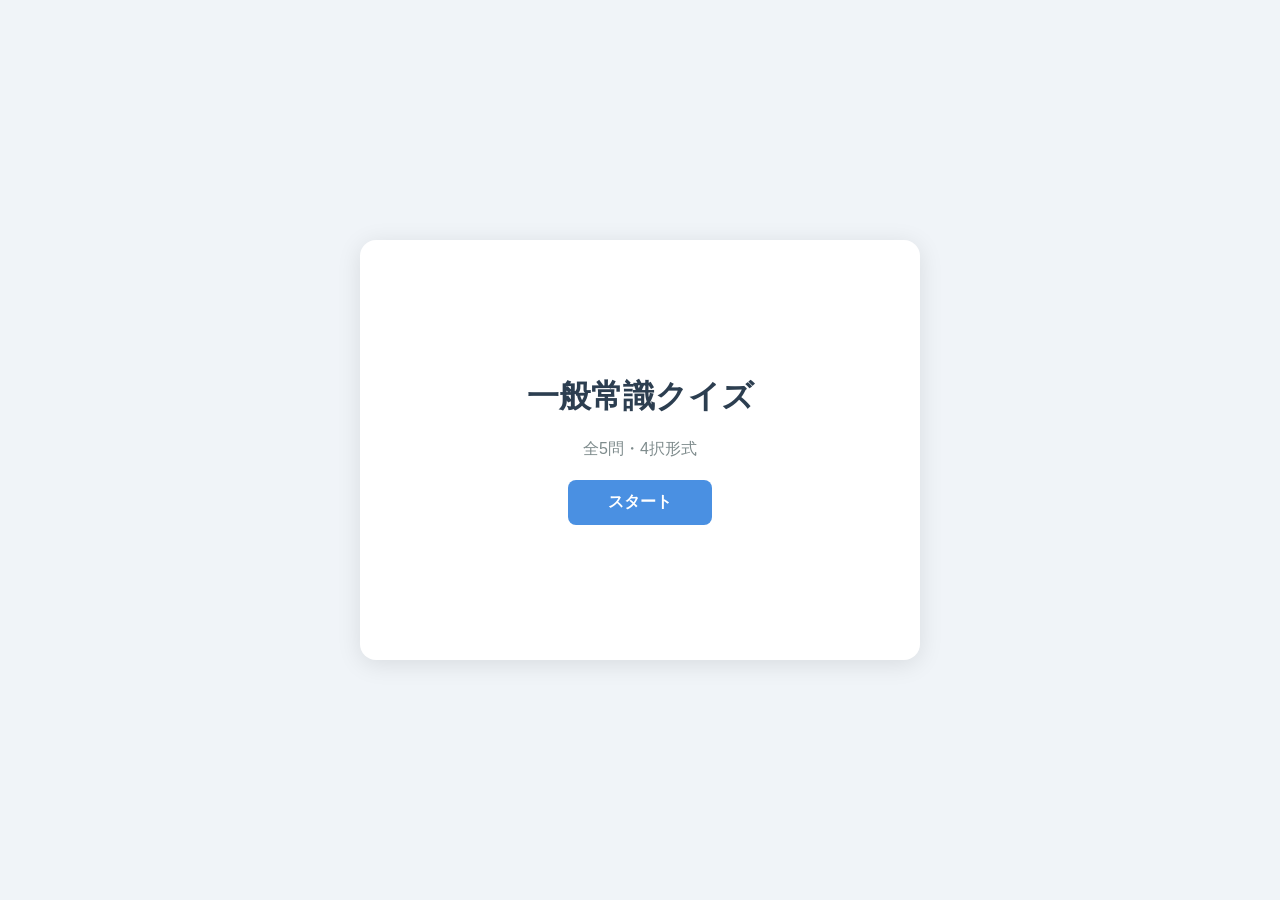
<file: index.html>
<!DOCTYPE html>
<html lang="ja">
<head>
  <meta charset="UTF-8">
  <meta name="viewport" content="width=device-width, initial-scale=1.0">
  <title>一般常識クイズ</title>
  <link rel="stylesheet" href="style.css">
</head>
<body>
  <div class="container">

    <!-- スタート画面 -->
    <div id="start-screen" class="screen">
      <h1 class="title">一般常識クイズ</h1>
      <p class="subtitle">全5問・4択形式</p>
      <button id="start-btn" class="btn btn-primary">スタート</button>
    </div>

    <!-- クイズ画面 -->
    <div id="quiz-screen" class="screen hidden">
      <div class="progress-bar-wrap">
        <div id="progress-bar" class="progress-bar"></div>
      </div>
      <p id="question-number" class="question-number"></p>
      <p id="question-text" class="question-text"></p>
      <div id="choices" class="choices"></div>
      <div id="feedback" class="feedback hidden">
        <p id="feedback-text"></p>
        <p id="explanation"></p>
        <button id="next-btn" class="btn btn-primary">次の問題へ</button>
      </div>
    </div>

    <!-- 結果画面 -->
    <div id="result-screen" class="screen hidden">
      <h2 class="result-title">結果発表</h2>
      <p id="score-text" class="score-text"></p>
      <p id="score-comment" class="score-comment"></p>
      <button id="retry-btn" class="btn btn-primary">もう一度挑戦</button>
    </div>

  </div>
  <script src="script.js"></script>
</body>
</html>
</file>
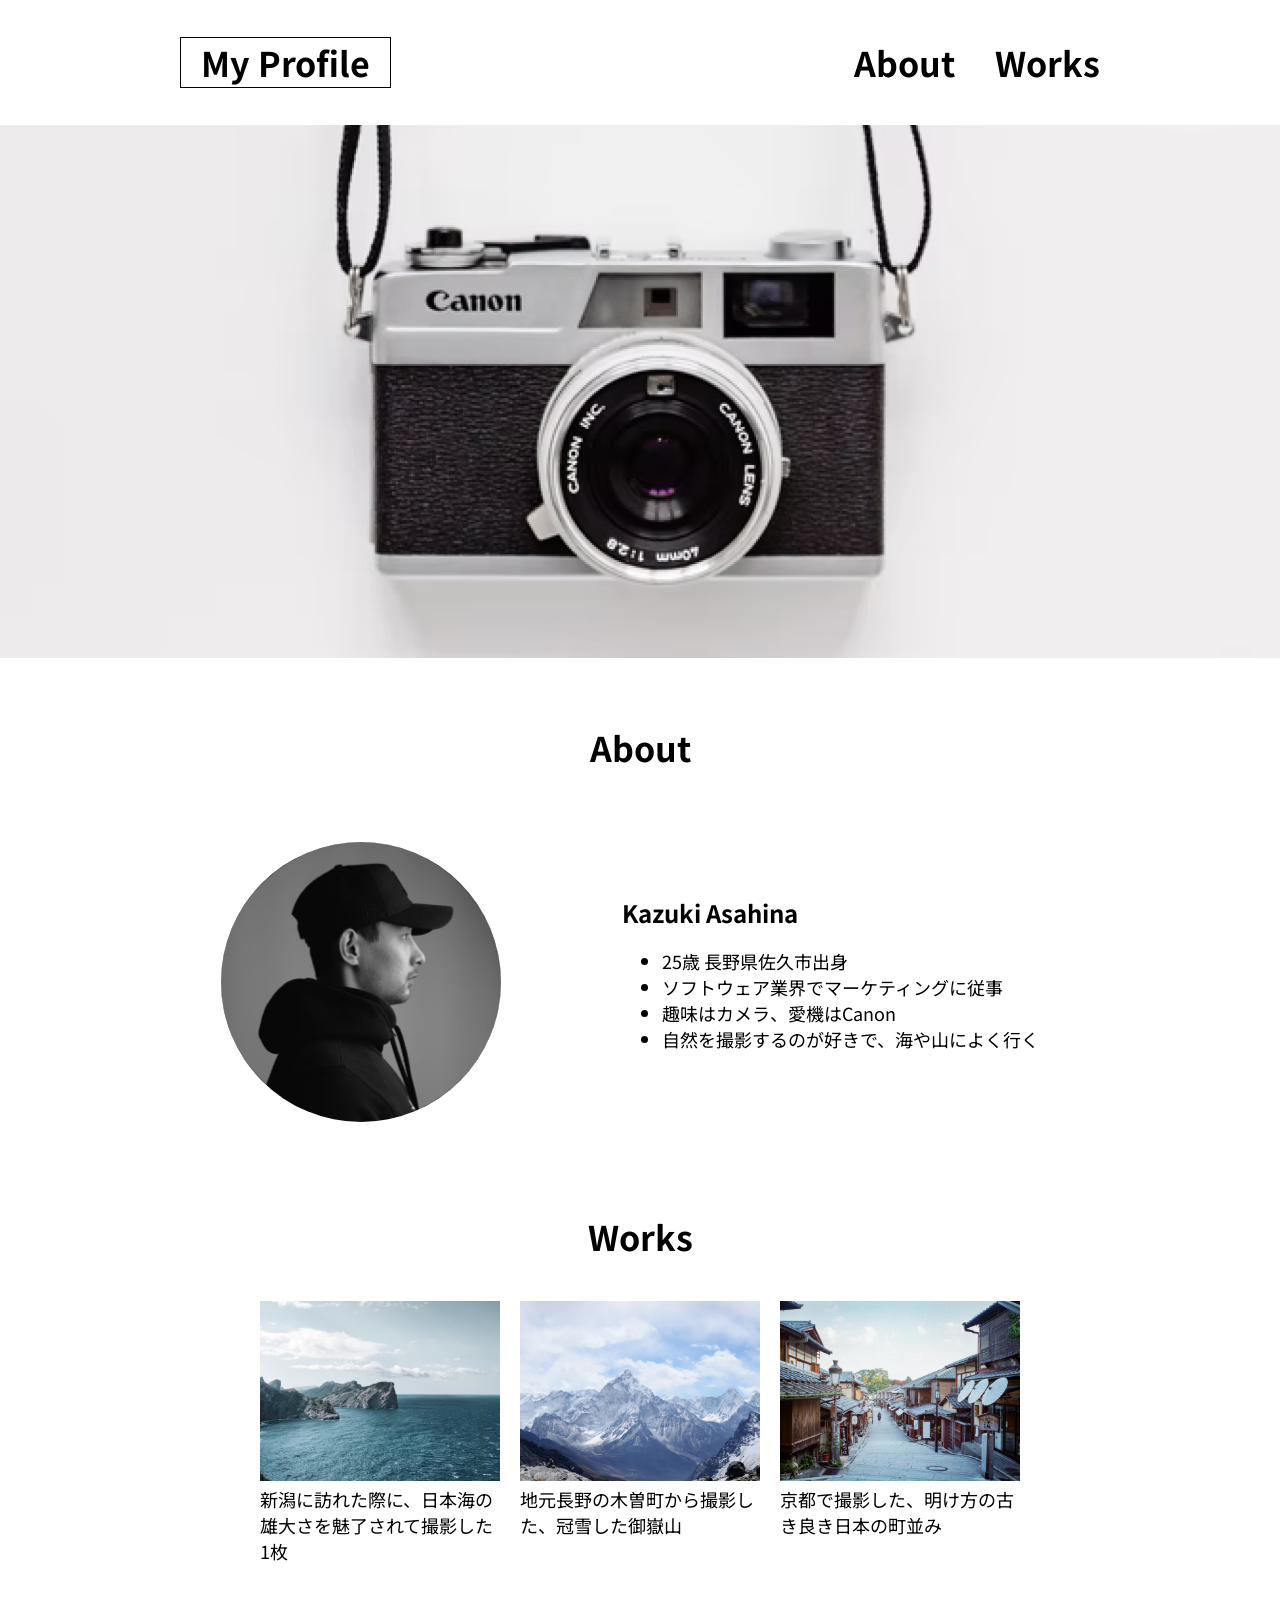
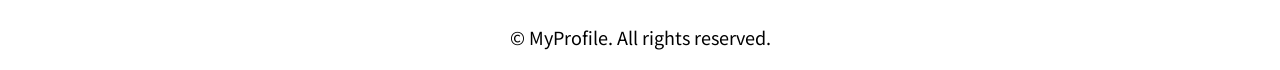
<file: kadai_001/index.html>
<!DOCTYPE html>
<html>
     <head>
         <meta charset="UTF-8">
         <meta name="viewport" content="width=device-width, initial-scale=1.0">
         <meta name="description" content="Kazuki Asahinaの自己紹介と自分の趣味を掲載するサイトです。">
         <title>MyProfile</title>
         <link rel="stylesheet" href="css/style.css">
         <link rel="preconnect" href="https://fonts.googleapis.com">
         <link rel="preconnect" href="https://fonts.gstatic.com" crossorigin>
         <link href="https://fonts.googleapis.com/css2?family=Noto+Sans+JP&display=swap" rel="stylesheet">
      </head>
      <body>
           <header>
                <div class="header-pc">
                     <h1><a href="index.html">My Profile</a></h1>

                     <nav>
                        <ul class="menu">
                            <li><a href="#about">About</a></li>
                            <li><a href="#works">Works</a></li>
                        </ul>
                     </nav>

                </div>
           </header>
           <main>
                <article>
                      <img src="images/main.png" alt="Canonの正面の一眼レフカメラ">
                      
                      <!--About-->
                      <section>
                            <h2 id="about">About</h2>
                            <div class="about-pc">
                                <img src="images/about.png" alt="Kazuki Asahina" class="aboutphoto">
                                <div class="content">
                                     <p class="name">Kazuki Asahina</p>
                                     <ul>
                                         <li>25歳 長野県佐久市出身</li>
                                         <li>ソフトウェア業界でマーケティングに従事</li>
                                         <li>趣味はカメラ、愛機はCanon</li>
                                         <li>自然を撮影するのが好きで、海や山によく行く</li>
                                     </ul>
                                </div>
                            </div>
                      </section>
                      
                      <!-- Works -->
                      <section>
                            <h2 id="works">Works</h2>
                            <div class="works-pc">
                                  <div class="box">
                                         <img src="images/works1.png" alt="日本海">
                                         <p>新潟に訪れた際に、日本海の雄大さを魅了されて撮影した1枚</p>
                                  </div>
                                  <div class="box">
                                         <img src="images/works2.png" alt="冠雪した御嶽山">
                                         <p>地元長野の木曽町から撮影した、冠雪した御嶽山</p>
                                  </div>
                                  <div class="box">
                                         <img src="images/works3.png" alt="京都の街並み">
                                         <p>京都で撮影した、明け方の古き良き日本の町並み</p>
                                  </div>
                            </div>
                      </section>
                </article>
           </main>
           <!-- フッター -->
           <footer>
                 <p>&copy; MyProfile. All rights reserved.</p>
           </footer>
      </body>
</html>
</file>
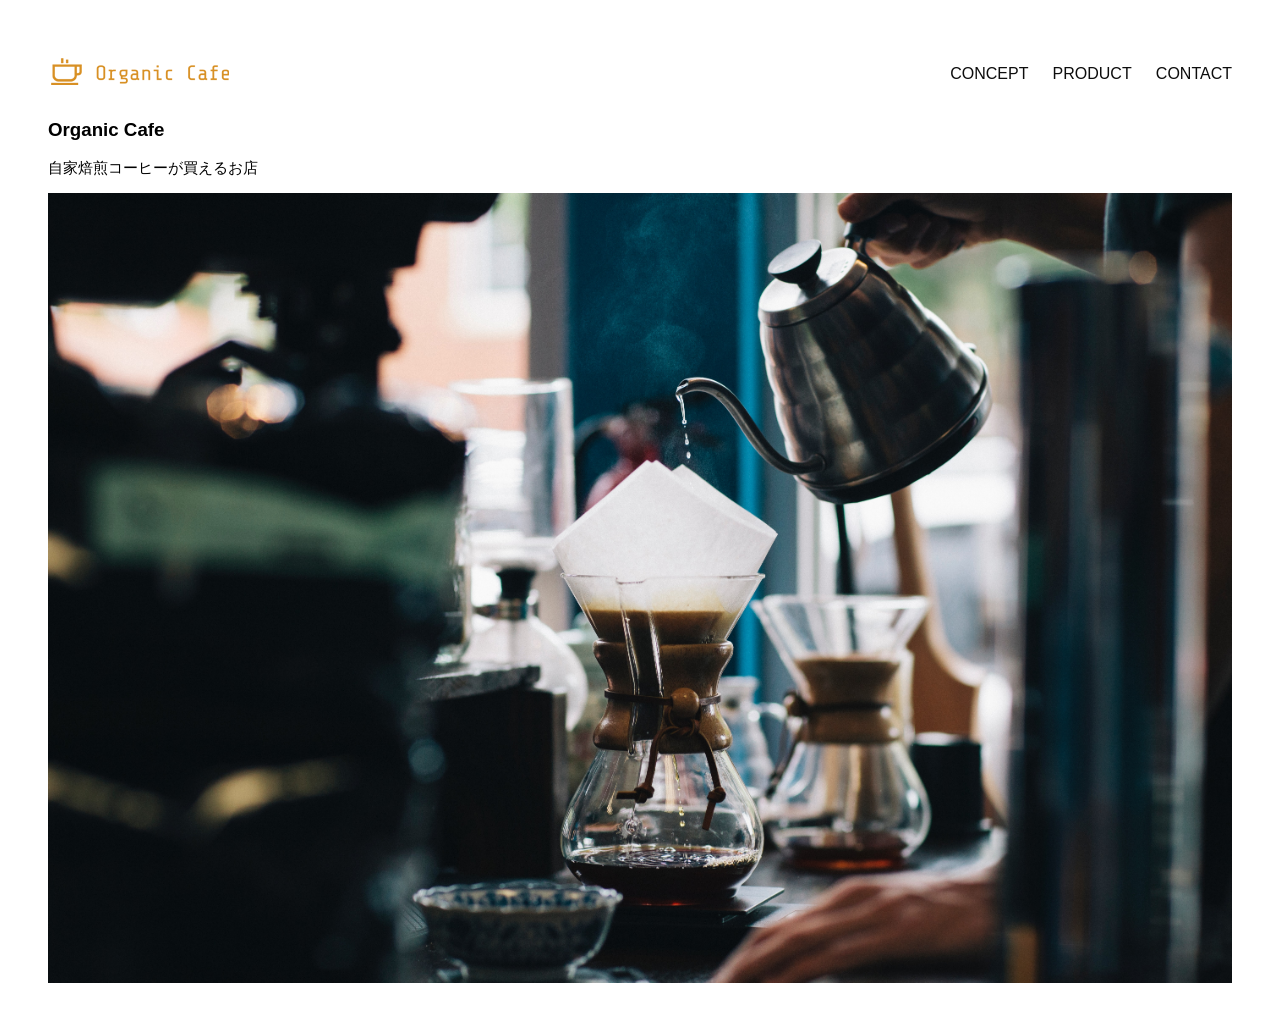
<file: kadai_013/index.html>
<!DOCTYPE html>
<html>
<head>
  <title>Organic Cafe</title>
  <meta charset="UTF-8">
  <meta name="description" content="Organic cafeは自家焙煎コーヒーが買えるお店です。">
  <meta name="viewport" content="width=device-width,initial-scale=1.0">
  <link rel="stylesheet" href="style.css">
</head>
<body>
  <!--ヘッター-->
  <header>
    <!--ロゴ-->
    <a href="index.html" id="logo"><img src="images/logo.png" alt="トップページに戻る"></a>

     <!--pc用ナビゲーション-->
    <nav id="nav-pc">
      <a href="index.html#concept">CONCEPT</a>
      <a href="index.html#product">PRODUCT</a>
      <a href="index.html#contact">CONTACT</a>
    </nav>
  
      <!-- スマホ用メニューボタン -->
    <img id="menu-sp" src="images/button-menu.png" alt="ナビゲーションを開く" onclick="document.getElementById('nav-sp').style.display = 'block'">
  </header>
     <!-- スマホ用ナビゲーション -->
     <nav id="nav-sp">
       <ul>
         <li>
           <img id="close" src="images/button-close.png" alt="ナビゲーションを閉じる" onclick="document.getElementById('nav-sp').style.display = 'none'">
         </li>
         <li>
           <a id="logo-sp" href="index.html" onclick="document.getElementById('nav-sp').style.display = 'none'">
             <img src="images/logo-sp.png" alt="トップページに戻る">
           </a>
         </li>
         <li>
           <a class="menu" href="index.html#concept" onclick="document.getElementById('nav-sp').style.display = 'none'">CONCEPT</a>
         </li>
         <li>
           <a class="menu" href="index.html#product" onclick="document.getElementById('nav-sp').style.display = 'none'">PRODUCT</a>
         </li>
         <li><a class="menu" href="index.html#contact" onclick="document.getElementById('nav-sp').style.display = 'none'">CONTACT</a>
         </li>
       </ul>
     </nav>
    <main>
      <article>
        <!-- メインビジュアル -->
        <section id="main-visual">
          <div id="main-message">
            <h1>Organic Cafe</h1>
            <p>自家焙煎コーヒーが買えるお店</p>
          </div>
          <img src="images/main-image.jpg" alt="コーヒーをハンドドリップで淹れる画像"/>
        </section>
      </article>
    </main>
</body>
</html>
</file>
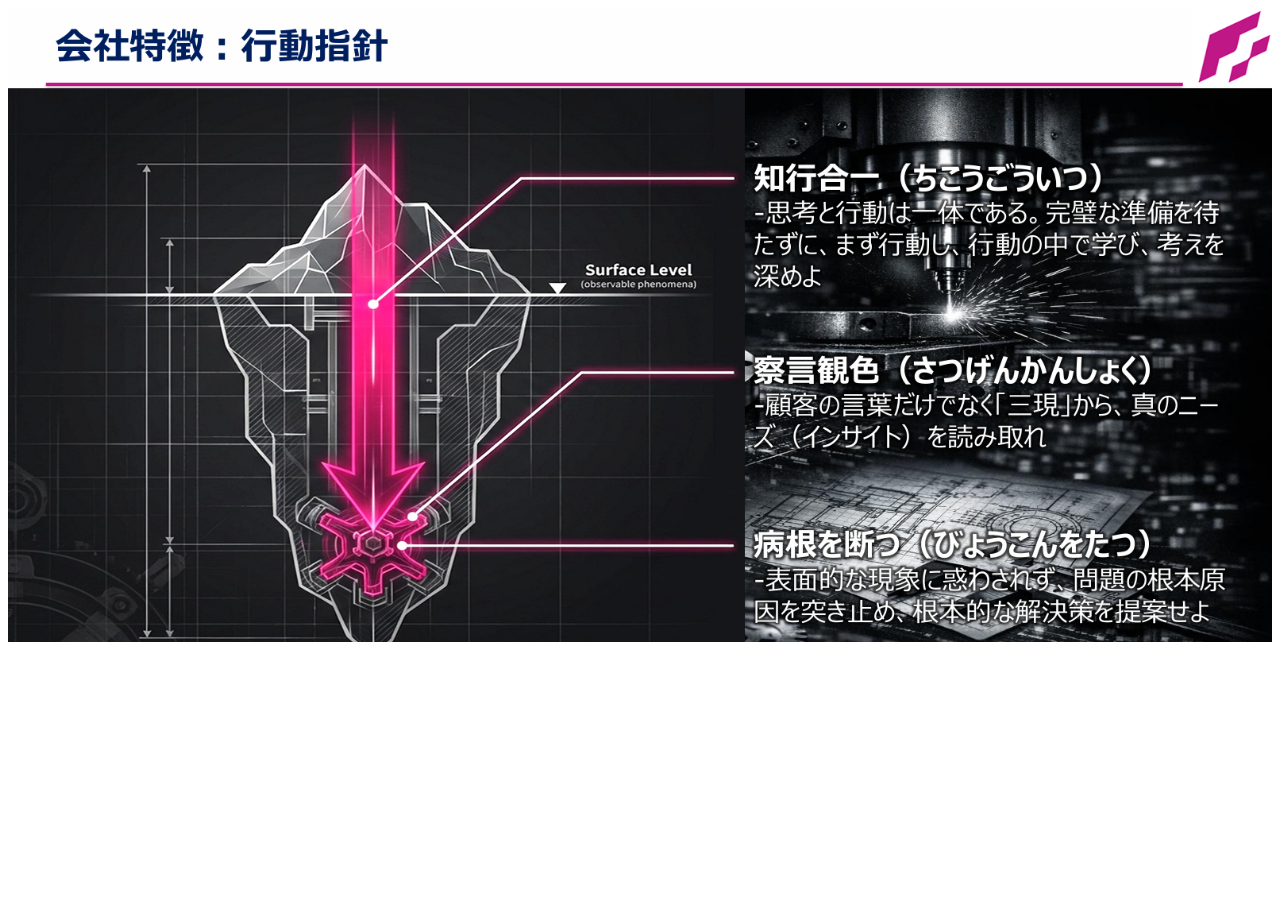
<file: テスト2/index.html>
<!DOCTYPE html>
<html lang="ja">
<head>
    <meta charset="UTF-8">
    <meta name="viewport" content="width=device-width, initial-scale=1.0">
    <title>レスポンシブ画像</title>

    <link rel="stylesheet" href="style.css">
</head>
<body>

    <div class="image-wrap">
        <img src="images/245.png" alt="画像" class="responsive-image">
    </div>

</body>
</html>
</file>
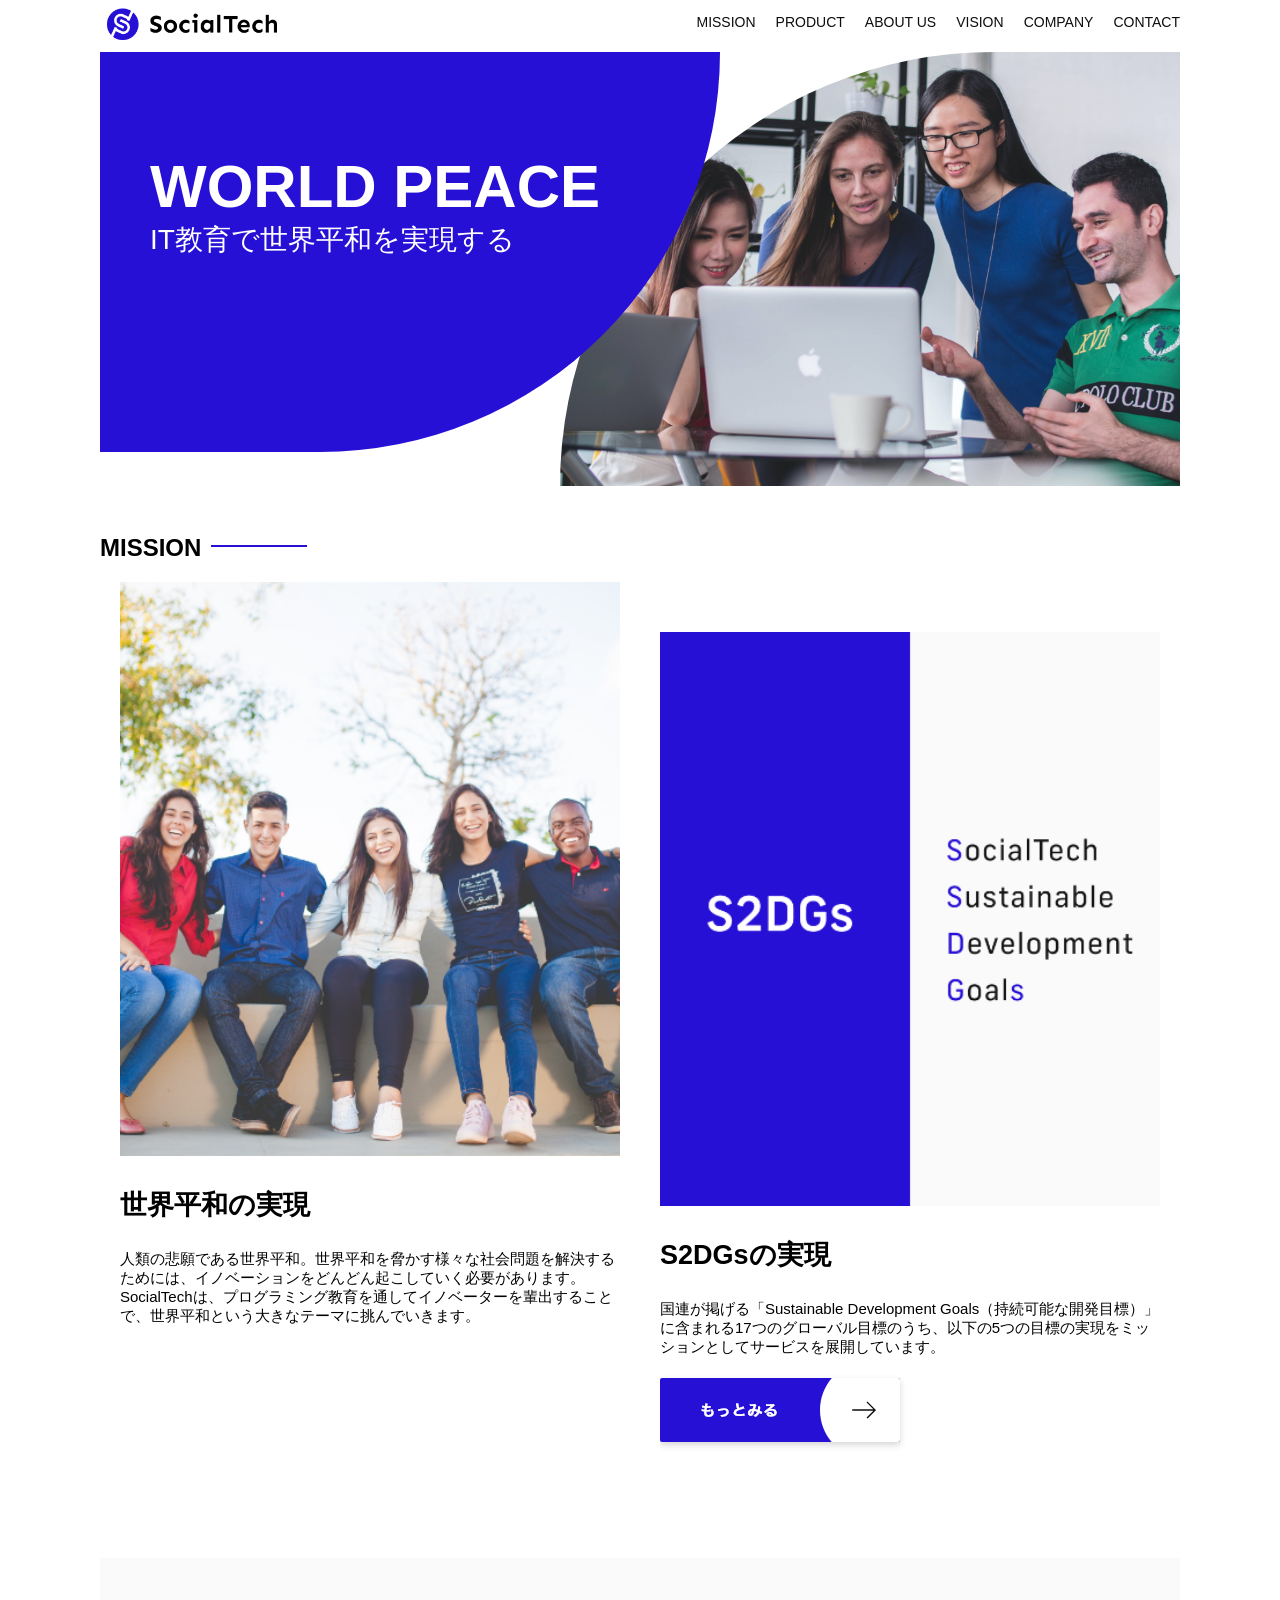
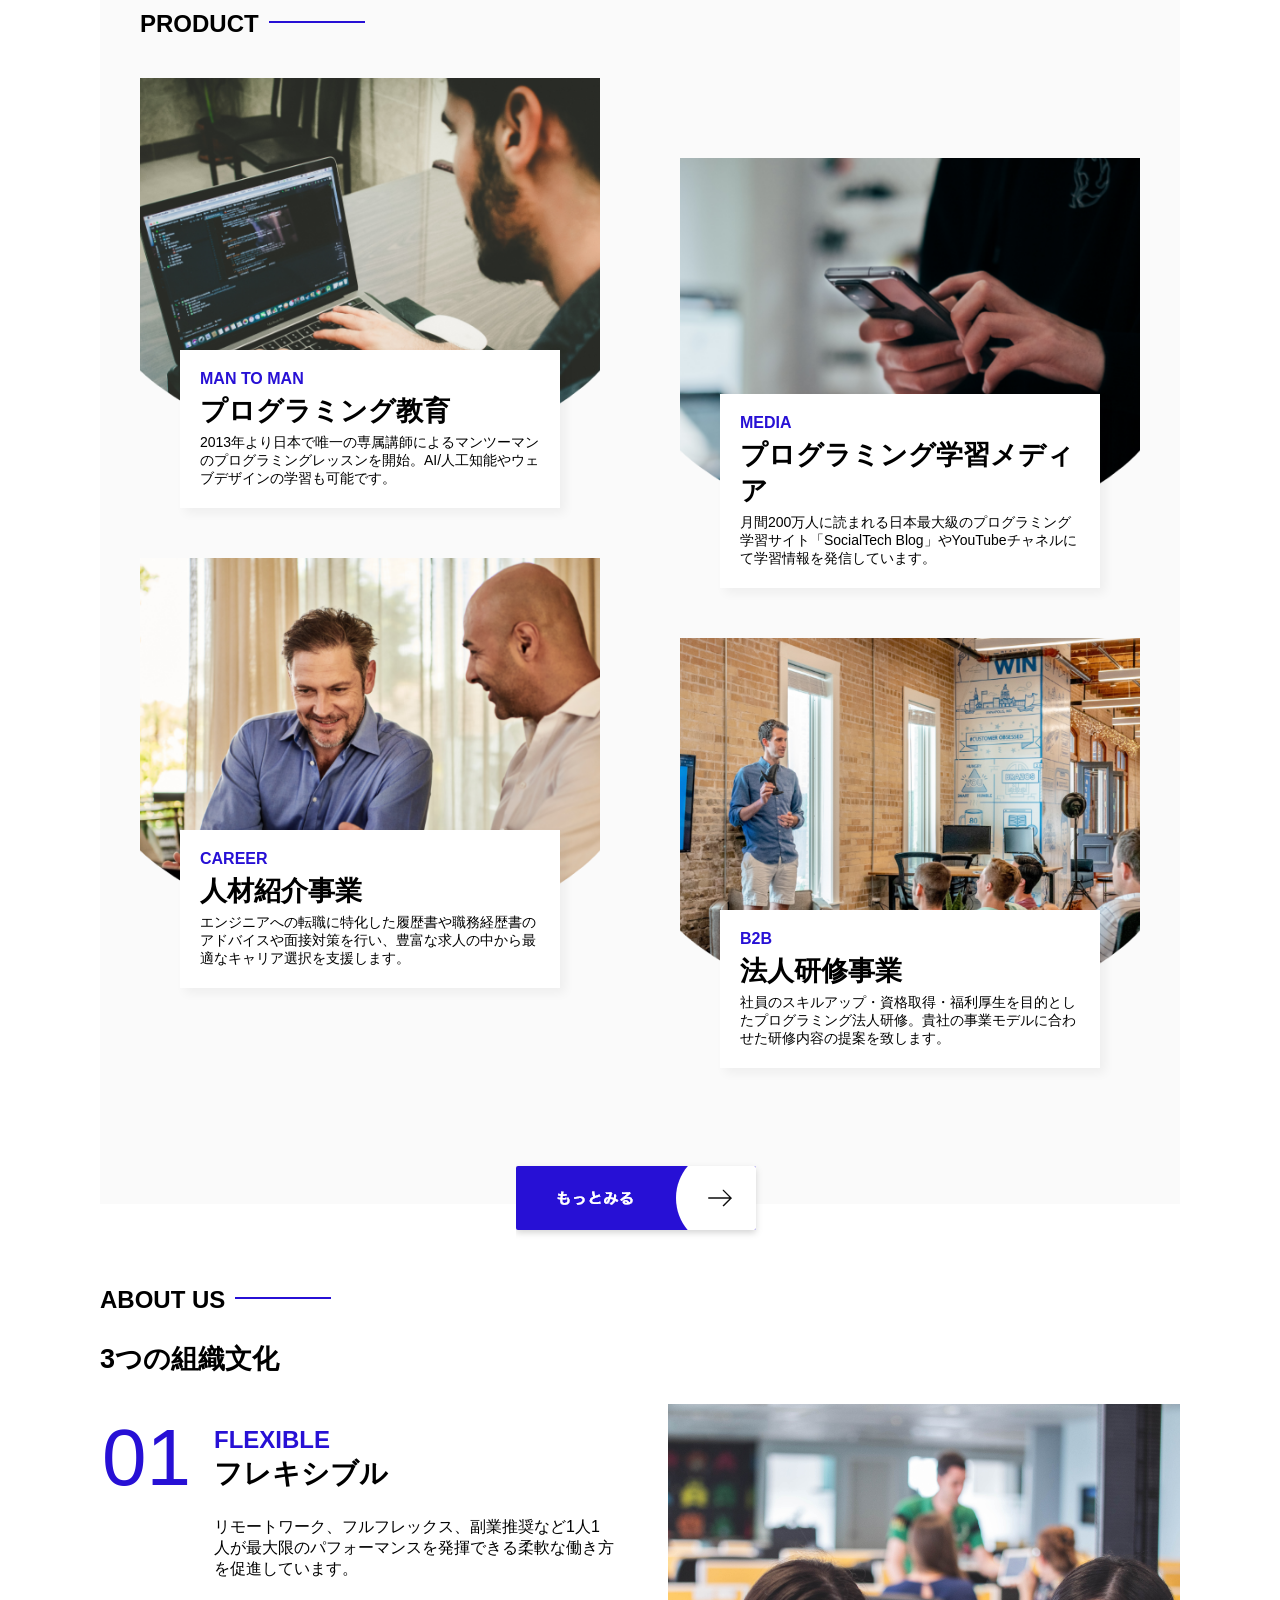
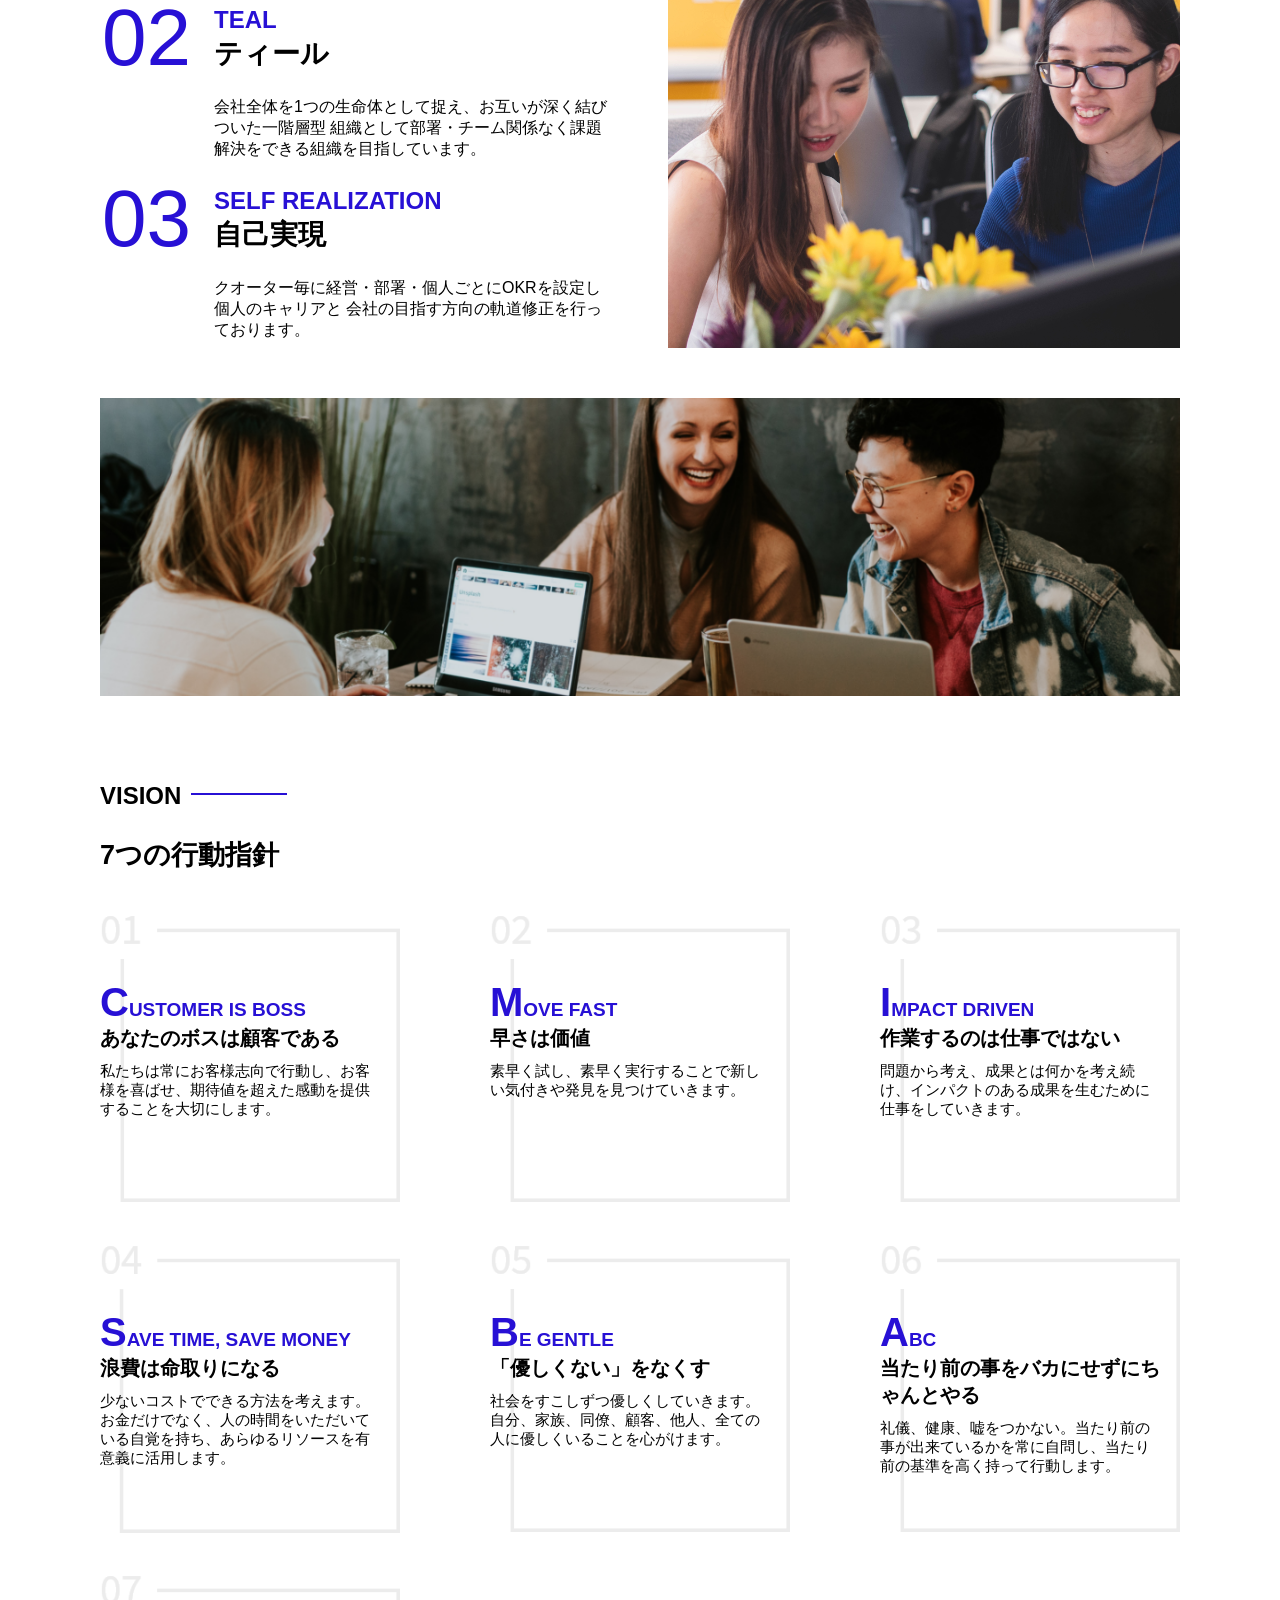
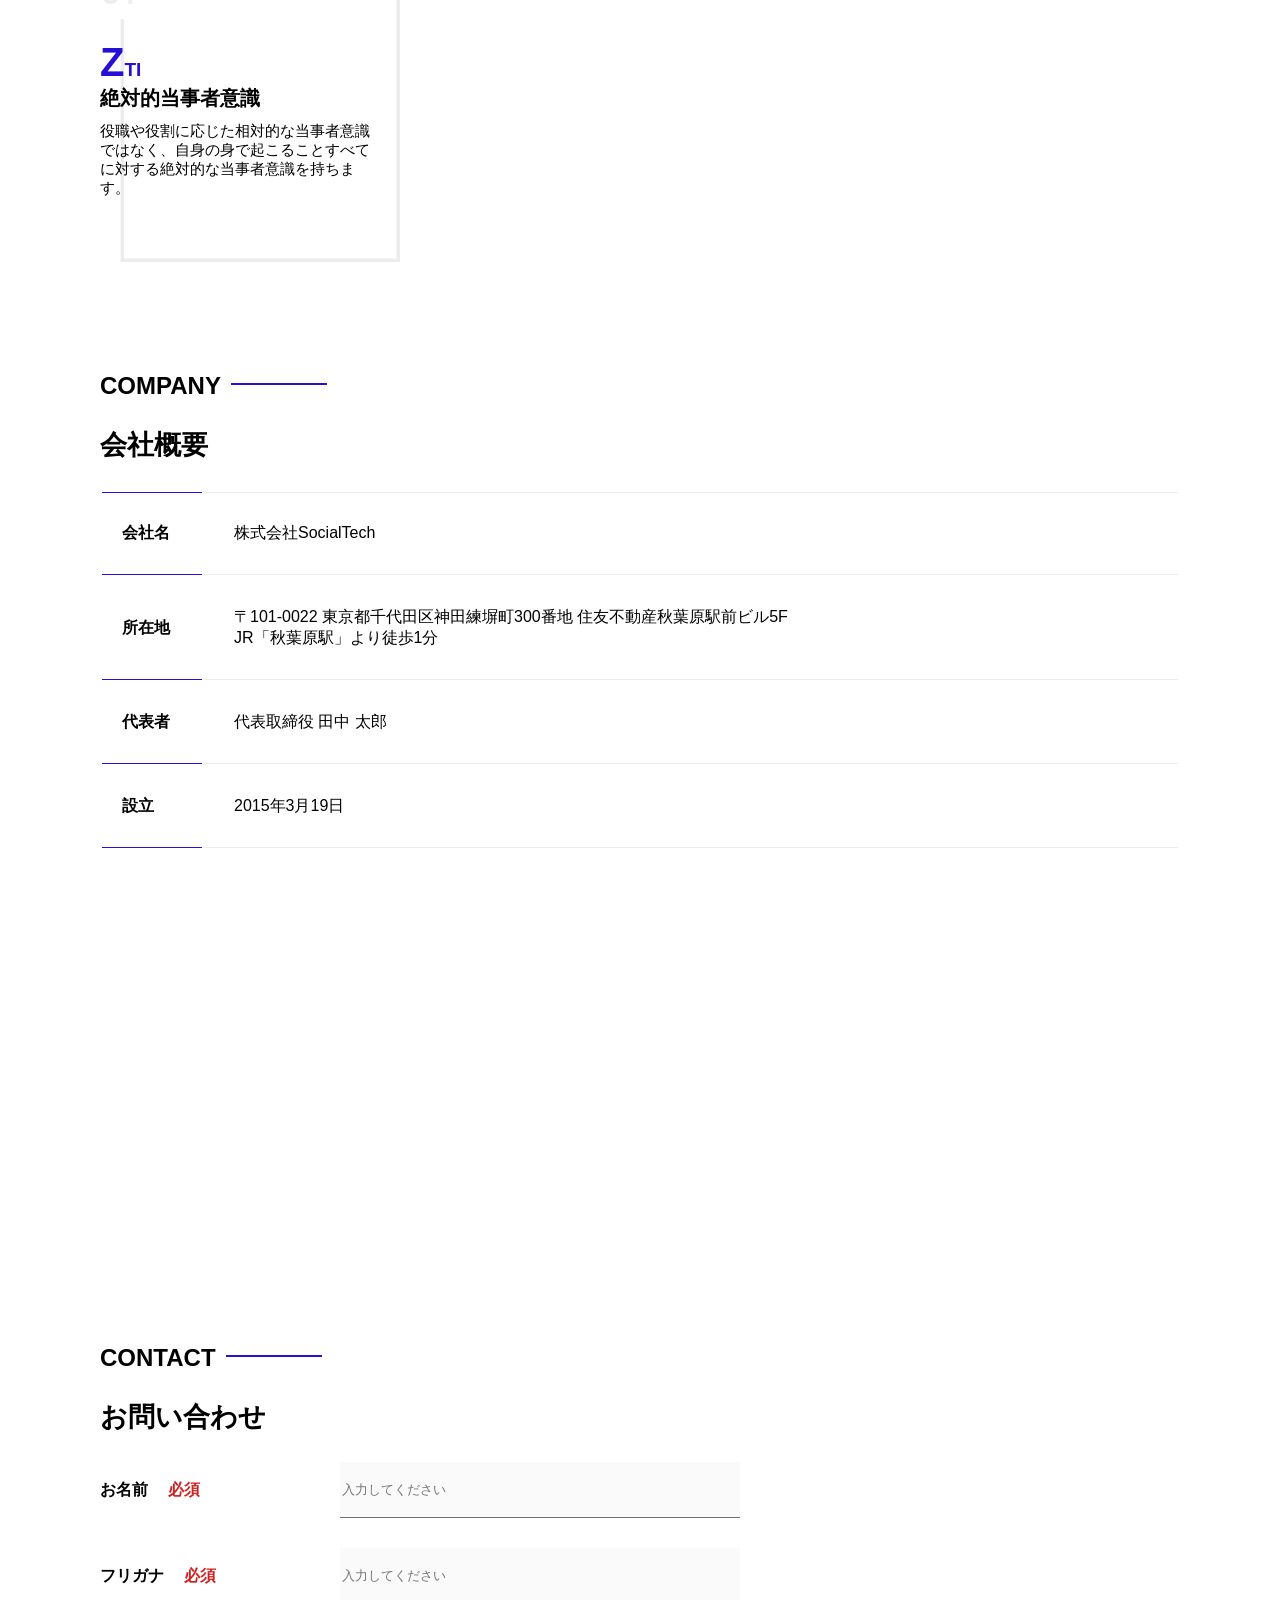
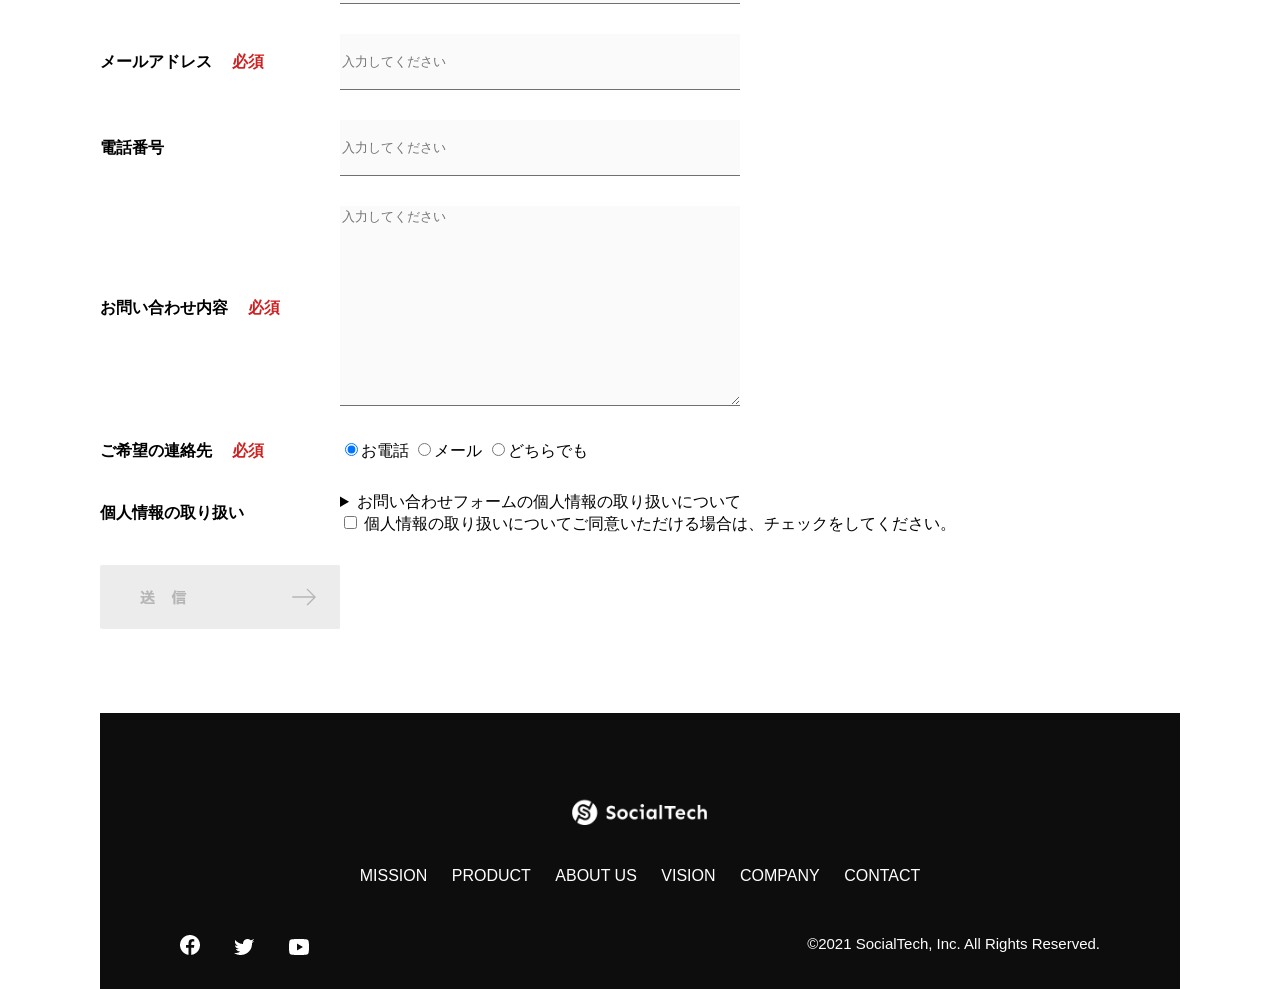
<file: kadai_tutorial_output/socialtech/index.html>
<!DOCTYPE html>
<html>
<head>
  <title>SocialTech</title>
  <meta charset="utf-8">
  <meta name="description" content="SocialTechはEdTech業界のリーディングカンパニーを目指します。">
  <meta name="viewport" content="width=device-width, initial-scale=1.0">
  <link rel="stylesheet" href="style.css">
</head>
<body>
  <!-- ヘッダー -->
  <header>
    <!-- ロゴ -->
    <a href="index.html" id="logo">
      <img src="images/logo.png" alt="トップページに戻る">
    </a>
     <!-- PC用ナビゲーション -->
     <nav id="nav-pc">
       <ul>
        <li><a href="mission.html">MISSION</a></li>
        <li><a href="product.html">PRODUCT</a></li>
        <li><a href="index.html#aboutus">ABOUT US</a></li>
        <li><a href="index.html#vision">VISION</a></li>
        <li><a href="index.html#company">COMPANY</a></li>
        <li><a href="index.html#contact">CONTACT</a></li>
       </ul>
     </nav>
       <!-- スマホ用メニューボタン -->
       <button id="menu-sp" onclick="document.getElementById('nav-sp').style.display = 'block'">
        <img src="images/button-menu.png" alt="ナビゲーションを開く">
       </button>
       <!-- スマホ用ナビゲーション -->
       <div id="nav-sp">
         <button id="close" onclick="document.getElementById('nav-sp').style.display = 'none'">
           <img src="images/button-close.png" alt="ナビゲーションを閉じる">
         </button>
 
         <nav>
           <ul>
             <li>
               <a id="logo-sp" href="index.html" onclick="document.getElementById('nav-sp').style.display = 'none'"><img src="images/logo-sp.png" alt="トップページに戻る"></a>
             </li>
             <li><a class="menu" href="mission.html" onclick="document.getElementById('nav-sp').style.display = 'none'">MISSION</a></li>
             <li><a class="menu" href="product.html" onclick="document.getElementById('nav-sp').style.display = 'none'">PRODUCT</a></li>
             <li><a class="menu" href="index.html#aboutus" onclick="document.getElementById('nav-sp').style.display = 'none'">ABOUT US</a></li>
             <li><a class="menu" href="index.html#vision" onclick="document.getElementById('nav-sp').style.display = 'none'">VISION</a></li>
             <li><a class="menu" href="index.html#company" onclick="document.getElementById('nav-sp').style.display = 'none'">COMPANY</a></li>
             <li><a class="menu" href="index.html#contact" onclick="document.getElementById('nav-sp').style.display = 'none'">CONTACT</a></li>
           </ul>
         </nav>
         <div id="sns">
           <a href="https://www.facebook.com/sejuku2013">
             <img src="images/button-facebook.png" alt="Facebookのリンク">
           </a>
           <a href="https://twitter.com/samuraijuku">
             <img src="images/button-twitter.png" alt="Twitterのリンク">
           </a>
           <a href="https://www.youtube.com/channel/UCCFOQO5aDK0xXam4cUQXT8g">
             <img src="images/button-youtube.png" alt="YouTubeのリンク">
           </a>
         </div>
       </div>
  </header>
  <main>
    <article>
      <!-- メインビジュアル -->
      <section id="main-visual">
        <div id="main-message">
          <h1>WORLD PEACE</h1>
          <p>IT教育で世界平和を実現する</p>
        </div>
        <img src="images/index/index-main.png" alt="PCの周りに集まる多国籍の仲間たち">
      </section>
      <!--ミッション-->
      <section id="mission">
        <h2 class="index-h2">MISSION</h2>
        <div id="mission-flex">
          <div>
            <img id="mission-photo" src="images/index/index-mission.png" alt="屋外のベンチで写真を撮影する多国籍の仲間たち">
            <h3>世界平和の実現</h3>
            <p>
              人類の悲願である世界平和。世界平和を脅かす様々な社会問題を解決するためには、イノベーションをどんどん起こしていく必要があります。SocialTechは、プログラミング教育を通してイノベーターを輩出することで、世界平和という大きなテーマに挑んでいきます。
            </p>
          </div>
          <div>
            <img id="s2dgs" src="images/index/s2dgs.png" alt="S2DGs">
            <h3>S2DGsの実現</h3>
            <p>国連が掲げる「Sustainable Development Goals（持続可能な開発目標）」に含まれる17つのグローバル目標のうち、以下の5つの目標の実現をミッションとしてサービスを展開しています。</p>
            <a href="mission.html">
              <img src="images/button-more.png" alt="もっとみる">
            </a>
          </div>
        </div>
      </section>
         <!-- プロダクト -->
      <section id="product">
        <h2 class="index-h2">PRODUCT</h2>
        <div class="product-flex">
          <div id="product-left">
            <div>
              <img class="product-photo" src="images/index/index-mantoman.png" alt="PCでコードを書く男性">
              <div class="product-explain">
                <span>MAN TO MAN</span>
                <h3>プログラミング教育</h3>
                <p>2013年より日本で唯一の専属講師によるマンツーマンのプログラミングレッスンを開始。AI/人工知能やウェブデザインの学習も可能です。</p>
              </div>
            </div>
            <div>
              <img class="product-photo" src="images/index/index-career.png" alt="笑顔で話し合う2人の男性">
              <div class="product-explain">
                <span>CAREER</span>
                <h3>人材紹介事業</h3>
                <p>エンジニアへの転職に特化した履歴書や職務経歴書のアドバイスや面接対策を行い、豊富な求人の中から最適なキャリア選択を支援します。</p>
              </div>
            </div>
          </div>
          <div id="product-right">
            <div>
              <img class="product-photo" src="images/index/index-media.png" alt="スマートフォンを操作する人">
              <div class="product-explain">
                <span>MEDIA</span>
                <h3>プログラミング学習メディア</h3>
                <p>月間200万人に読まれる日本最大級のプログラミング学習サイト「SocialTech Blog」やYouTubeチャネルにて学習情報を発信しています。</p>
              </div>
            </div>
            <div>
              <img class="product-photo" src="images/index/index-b2b.png" alt="講演中の男性とそれを聴く人々">
              <div class="product-explain">
                <span>B2B</span>
                <h3>法人研修事業</h3>
                <p>社員のスキルアップ・資格取得・福利厚生を目的としたプログラミング法人研修。貴社の事業モデルに合わせた研修内容の提案を致します。</p>
              </div>
            </div>
          </div>
        </div>
        <div id="product-more">
          <a href="product.html">
            <img src="images/button-more.png" alt="もっとみる">
          </a>
        </div>
      </section>
      <!--ABOUT US-->
      <section id="aboutus">
        <h2 class="index-h2">ABOUT US</h2>
        <h3>3つの組織文化</h3>
        <div>
          <table class="culture-table">
            <tr>
              <td class="culture-num">01</td>
              <th><span class="culture-en">FLEXIBLE</span><br>フレキシブル</th>
            </tr>
            <tr>
              <td>
                <!--空のセル-->
             </td>
             <td class="culture-description">リモートワーク、フルフレックス、副業推奨など1人1人が最大限のパフォーマンスを発揮できる柔軟な働き方を促進しています。</td>
            </tr>
            <tr>
              <td class="culture-num">02</td>
              <th><span class="culture-en">TEAL</span><br>ティール</th>
            </tr>
            <tr>
              <td>
               <!--空のセル-->
              </td>
              <td class="culture-description">会社全体を1つの生命体として捉え、お互いが深く結びついた一階層型 組織として部署・チーム関係なく課題解決をできる組織を目指しています。</td>
            </tr>
            <tr>
              <td class="culture-num">03</td>
              <th><span class="culture-en">SELF REALIZATION</span><br>自己実現</th>
            </tr>
            <tr>
              <td>
               <!--空のセル-->
              </td>
              <td class="culture-description">クオーター毎に経営・部署・個人ごとにOKRを設定し個人のキャリアと 会社の目指す方向の軌道修正を行っております。</td>
            </tr>
          </table>
          <img class="culture-img" src="images/index/index-aboutus1.png" alt="笑顔で話し合う2人の女性">
        </div>
        <img class="culture-img2" src="images/index/index-aboutus2.png" alt="笑顔で話し合う3人の男女">
      </section>
       <!-- VISION -->
        <section id="vision">
          <h2 class="index-h2">VISION</h2>
          <h3>7つの行動指針</h3>
          <div>
            <div class="vision-box">
              <img src="images/index/vision-01.png" alt="01">
              <div>
                <h4>CUSTOMER IS BOSS</h4>
                <h5>あなたのボスは顧客である</h5>
                <p>私たちは常にお客様志向で行動し、お客様を喜ばせ、期待値を超えた感動を提供することを大切にします。</p>
              </div>
            </div>
              <div class="vision-box">
               <img src="images/index/vision-02.png" alt="02">
               <div>
                 <h4>MOVE FAST</h4>
                 <h5>早さは価値</h5>
                 <p>素早く試し、素早く実行することで新しい気付きや発見を見つけていきます。</p>
               </div>
             </div>
             <div class="vision-box">
               <img src="images/index/vision-03.png" alt="03">
               <div>
                 <h4>IMPACT DRIVEN</h4>
                 <h5>作業するのは仕事ではない</h5>
                 <p>問題から考え、成果とは何かを考え続け、インパクトのある成果を生むために仕事をしていきます。</p>
               </div>
             </div>
             <div class="vision-box">
               <img src="images/index/vision-04.png" alt="04">
               <div>
                 <h4>SAVE TIME, SAVE MONEY</h4>
                 <h5>浪費は命取りになる</h5>
                 <p>少ないコストでできる方法を考えます。お金だけでなく、人の時間をいただいている自覚を持ち、あらゆるリソースを有意義に活用します。</p>
               </div>
             </div>
             <div class="vision-box">
               <img src="images/index/vision-05.png" alt="05">
               <div>
                 <h4>BE GENTLE</h4>
                 <h5>「優しくない」をなくす</h5>
                 <p>社会をすこしずつ優しくしていきます。自分、家族、同僚、顧客、他人、全ての人に優しくいることを心がけます。</p>
               </div>
             </div>
             <div class="vision-box">
               <img src="images/index/vision-06.png" alt="06">
               <div>
                 <h4>ABC</h4>
                 <h5>当たり前の事をバカにせずにちゃんとやる</h5>
                 <p>礼儀、健康、嘘をつかない。当たり前の事が出来ているかを常に自問し、当たり前の基準を高く持って行動します。</p>
               </div>
             </div>
             <div class="vision-box">
               <img src="images/index/vision-07.png" alt="07">
               <div>
                 <h4>ZTI</h4>
                 <h5>絶対的当事者意識</h5>
                 <p>役職や役割に応じた相対的な当事者意識ではなく、自身の身で起こることすべてに対する絶対的な当事者意識を持ちます。</p>
               </div>
             </div>
          </div>
        </section>
     <!-- COMPANY -->
     <section id="company">
       <h2 class="index-h2">COMPANY</h2>
       <h3>会社概要</h3>
         <table id="company-table">
           <tr>
             <th class="tableheader tableheader-first">会社名</th>
             <td class="cell cell-first">株式会社SocialTech</td>
            </tr>
            <tr>
              <th class="tableheader">所在地</th>
              <td class="cell">〒101-0022 東京都千代田区神田練塀町300番地 住友不動産秋葉原駅前ビル5F<br>JR「秋葉原駅」より徒歩1分</td>
            </tr>
            <tr>
              <th class="tableheader">代表者</th>
              <td class="cell">代表取締役 田中 太郎</td>
            </tr>
            <tr>
              <th class="tableheader">設立</th>
              <td class="cell">2015年3月19日</td>
            </tr>
          </table>
           <iframe src="https://www.google.com/maps/embed?pb=!1m18!1m12!1m3!1d3240.0688551336807!2d139.7720776771055!3d35.69992317258124!2m3!1f0!2f0!3f0!3m2!1i1024!2i768!4f13.1!3m3!1m2!1s0x60188fee13660e23%3A0x77137876edf742ac!2z5L2P5Y-L5LiN5YuV55Sj56eL6JGJ5Y6f6aeF5YmN44OT44Or!5e0!3m2!1sja!2sjp!4v1704858013291!5m2!1sja!2sjp" style="border: 0" allowfullscreen="" loading="lazy"></iframe>
      </section>
      <!-- お問い合わせフォーム -->
      <section id="contact">
        <h2 class="index-h2">CONTACT</h2>
        <h3>お問い合わせ</h3>
        <form>
          <div>
            <div class="contact-heading">
              <label class="contact-label">お名前<span class="contact-span">必須</span></label>
            </div>
            <div>
              <input type="text" name="name" placeholder="入力してください" class="contact-textbox">
            </div>
          </div>
          <div>
            <div class="contact-heading">
              <label class="contact-label">フリガナ<span class="contact-span">必須</span></label>
            </div>
            <div>
              <input type="text" name="hurigana" placeholder="入力してください" class="contact-textbox">
            </div>
          </div>
          <div>
            <div class="contact-heading">
              <label class="contact-label">メールアドレス<span class="contact-span">必須</span></label>
            </div>
            <div>
              <input type="text" name="email" placeholder="入力してください" class="contact-textbox">
            </div>
          </div>
          <div>
            <div class="contact-heading">
              <label class="contact-label">電話番号</label>
            </div>
            <div>
              <input type="text" name="tel" placeholder="入力してください" class="contact-textbox">
            </div>
          </div>
          <div>
            <div class="contact-heading">
              <label class="contact-label">お問い合わせ内容<span class="contact-span">必須</span></label>
            </div>
            <div>
              <textarea class="contact-textarea" placeholder="入力してください" name="message"></textarea>
            </div>
          </div>
          <div>
            <div class="contact-heading">
              <label class="contact-label">ご希望の連絡先<span class="contact-span">必須</span></label>
            </div>
            <div>
              <input class="radiobutton" type="radio" value="tel" name="contact" checked><label>お電話</label>
              <input class="radiobutton" type="radio" value="mail" name="contact"><label>メール</label>
              <input class="radiobutton" type="radio" value="both" name="contact"><label>どちらでも</label>
            </div>
          </div>
             <div>
               <div class="contact-heading">
                 <label class="contact-label">個人情報の取り扱い</label>
               </div>
               <div>
                 <details>
                   <summary>お問い合わせフォームの個人情報の取り扱いについて</summary>
                   <div>
                     <dl>
                       <dt>１．組織の名称又は氏名</dt>
                       <dd>株式会社SocialTech</dd>
                       <dt>２．個人情報保護管理者（若しくはその代理人）の氏名又は職名、所属及び連絡先</dt>
                       <dd>
                         <p>鈴木 一郎 コーポレート部</p>
                         <p>メールアドレス：samurai@example.com</p>
                         <p>TEL：03-1234-5678</p>
                       </dd>
                       <dt>３．個人情報の利用目的</dt>
                       <dd>
                         <ul>
                           <li>・本サービス及び本サービスに関連する情報の提供又はそれらに関する連絡のため</li>
                           <li>・ユーザーの本人確認のため</li>
                           <li>・当社サービスのご案内のため</li>
                           <li>・当社の商品等の広告または宣伝（電子メールによるものを含むものとします。）</li>
                         </ul>
                       </dd>
                       <dt>４．個人情報の取り扱い業務の委託</dt>
                       <dd>個人情報の取扱業務の全部または一部を外部に業務委託する場合があります。その際、弊社は、個人情報を適切に保護できる管理体制を敷き実行していることを条件として委託先を厳選したうえで、機密保持契約を委託先と締結し、お客様の個人情報を厳密に管理させます。</dd>
                       <dt>５．個人情報の開示等の請求</dt>
                       <dd>
                         お客様は、弊社に対してご自身の個人情報の開示等（利用目的の通知、開示、内容の訂正・追加・削除、利用の停止または消去、第三者への提供の停止）に関して、当社問合わせ窓口に申し出ることができます。<br>
                         その際、弊社はお客様ご本人を確認させていただいたうえで、合理的な期間内に対応いたします。<br>
                         なお、個人情報に関する弊社問合わせ先は、次の通りです。
                       </dd>
                       <dd>
                         <p>株式会社SocialTech　個人情報問合せ窓口</p>
                         <p>〒150-0043　東京都千代田区神田練塀町300番地 住友不動産秋葉原駅前ビル5F</p>
                         <p>メールアドレス：samurai@example.com　TEL：03-1234-5678</p>
                       </dd>
 
                       <dt>６．個人情報を提供されることの任意性について</dt>
                       <dd>お客様がご自身の個人情報を弊社に提供されるか否かは、お客様のご判断によりますが、もしご提供されない場合には、適切なサービスが提供できない場合がありますので予めご了承ください。</dd>
                     </dl>
                   </div>
                 </details>
                 <input type="checkbox" name="agree">
                 <span>個人情報の取り扱いについてご同意いただける場合は、チェックをしてください。</span>
               </div>
             </div>
              <input type="image" src="images/button-submit.png" alt="送信する">
        </form>
      </section>
    </article>
  </main>
    <footer>
      <div id="footer-logo">
        <img src="images/logo-sp.png" alt="SocialTech">
      </div>
      <div id="footer-link">
        <a href="mission.html">MISSION</a>
        <a href="product.html">PRODUCT</a>
        <a href="index.html#aboutus">ABOUT US</a>
        <a href="index.html#vision">VISION</a>
        <a href="index.html#company">COMPANY</a>
        <a href="index.html#contact">CONTACT</a>
      </div>
       <div id="sns-footer">
         <div class="sns-btns">
           <a href="https://www.facebook.com/sejuku2013"><img src="images/button-facebook.png" alt="Facebookのリンク"></a>
           <a href="https://twitter.com/samuraijuku"><img src="images/button-twitter.png" alt="Twitterのリンク"></a>
           <a href="https://www.youtube.com/channel/UCCFOQO5aDK0xXam4cUQXT8g"><img src="images/button-youtube.png" alt="YouTubeのリンク"></a>
         </div>
         <p id="copyright">&copy;2021 SocialTech, Inc. All Rights Reserved.</p>
       </div>
    </footer>
</body>
</html>
</file>
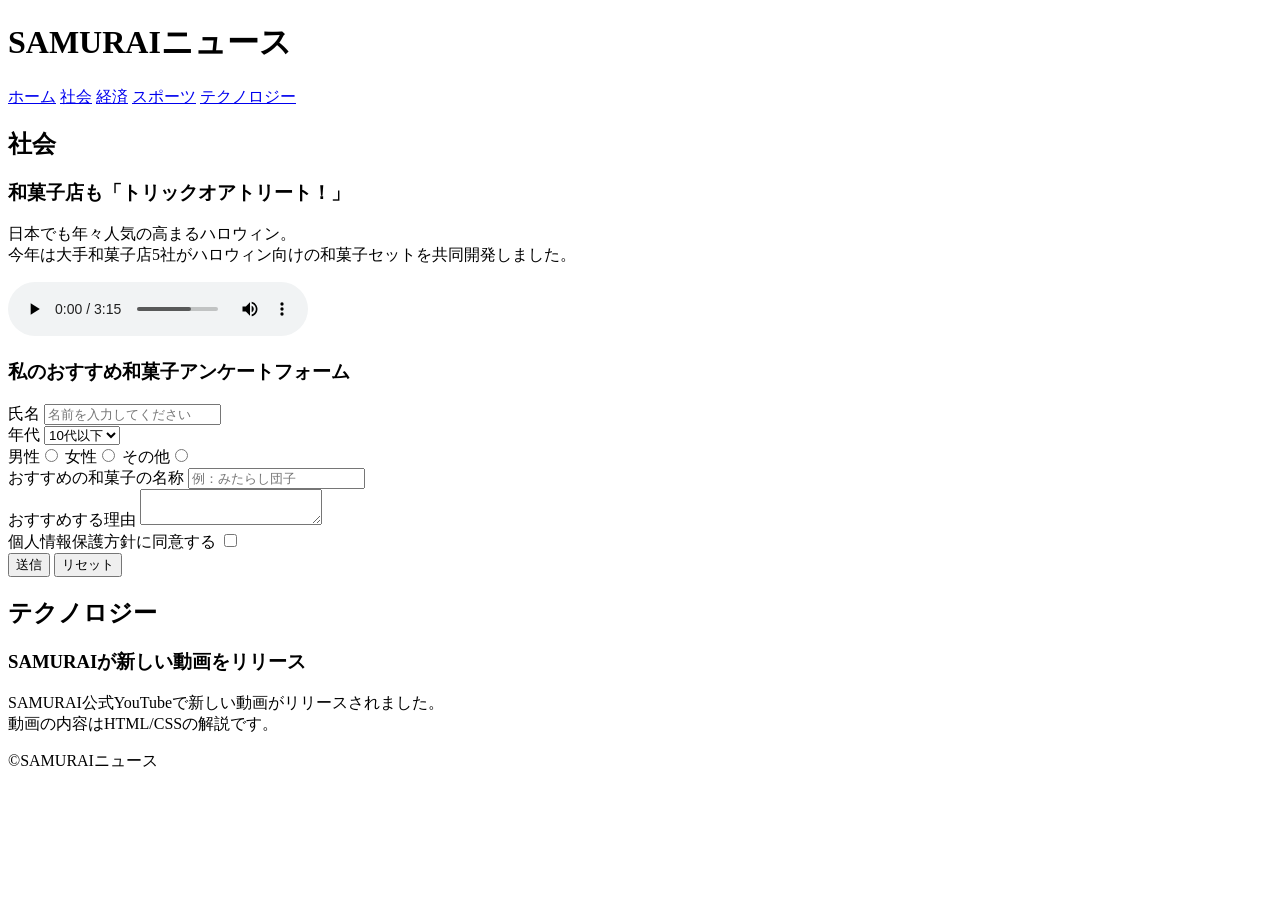
<file: kadai_008/kadai_008.html>
<!DOCTYPE html>
<html>
<head>
  <title>8章課題</title>
  <meta name="description" content="このページは8章の課題です。">
  <meta charset="UTF-8">
</head>
<body>
  <header>
    <h1>SAMURAIニュース</h1>
   <nav>
      <a href="https://www.sejuku.net/">ホーム</a>
      <a href="https://www.sejuku.net/">社会</a>
      <a href="https://www.sejuku.net/">経済</a>
      <a href="https://www.sejuku.net/">スポーツ</a>
      <a href="https://www.sejuku.net/">テクノロジー</a>
    </nav> 
  </header>
  <main>
    <article>
      <h2>社会</h2>
      <section>
         <h3>和菓子店も「トリックオアトリート！」</h3> 
        <p>日本でも年々人気の高まるハロウィン。<br>今年は大手和菓子店5社がハロウィン向けの和菓子セットを共同開発しました。</p> 
        <audio src="ichi.mp3" controls></audio>
       </section>
      <section>
        <h3>私のおすすめ和菓子アンケートフォーム</h3>
        <form>
           <label>氏名</label> 
    <input type="text" placeholder="名前を入力してください">
    <br> 

    <label>年代</label> 
    <select> 
      <option>10代以下</option> 
      <option>20代</option> 
      <option>30代</option> 
      <option>40代以上</option> 
    </select>
    <br>
    <label>男性</label><input type="radio" name="gender"> 
    <label>女性</label><input type="radio" name="gender"> 
    <label>その他</label><input type="radio" name="gender"> 
    <br>
      <label>おすすめの和菓子の名称</label> 
    <input type="text" placeholder="例：みたらし団子">
    <br>
    <label>おすすめする理由</label> 
    <textarea></textarea> 
    <br>  
    <label>個人情報保護方針に同意する</label> 
    <input type="checkbox">
    <br> 
    <input type="submit" value="送信"> 
    <input type="reset" value="リセット">
        </form>
      </section>
    </article>
    <article>
      <h2>テクノロジー</h2>
      <section>
         <h3>SAMURAIが新しい動画をリリース</h3> 
        <p>SAMURAI公式YouTubeで新しい動画がリリースされました。<br>動画の内容はHTML/CSSの解説です。</p> 
      </section> 
    </article>
  </main>
  <footer>
    <p>&copy;SAMURAIニュース</p>
  </footer>
</body>
</html>
</file>
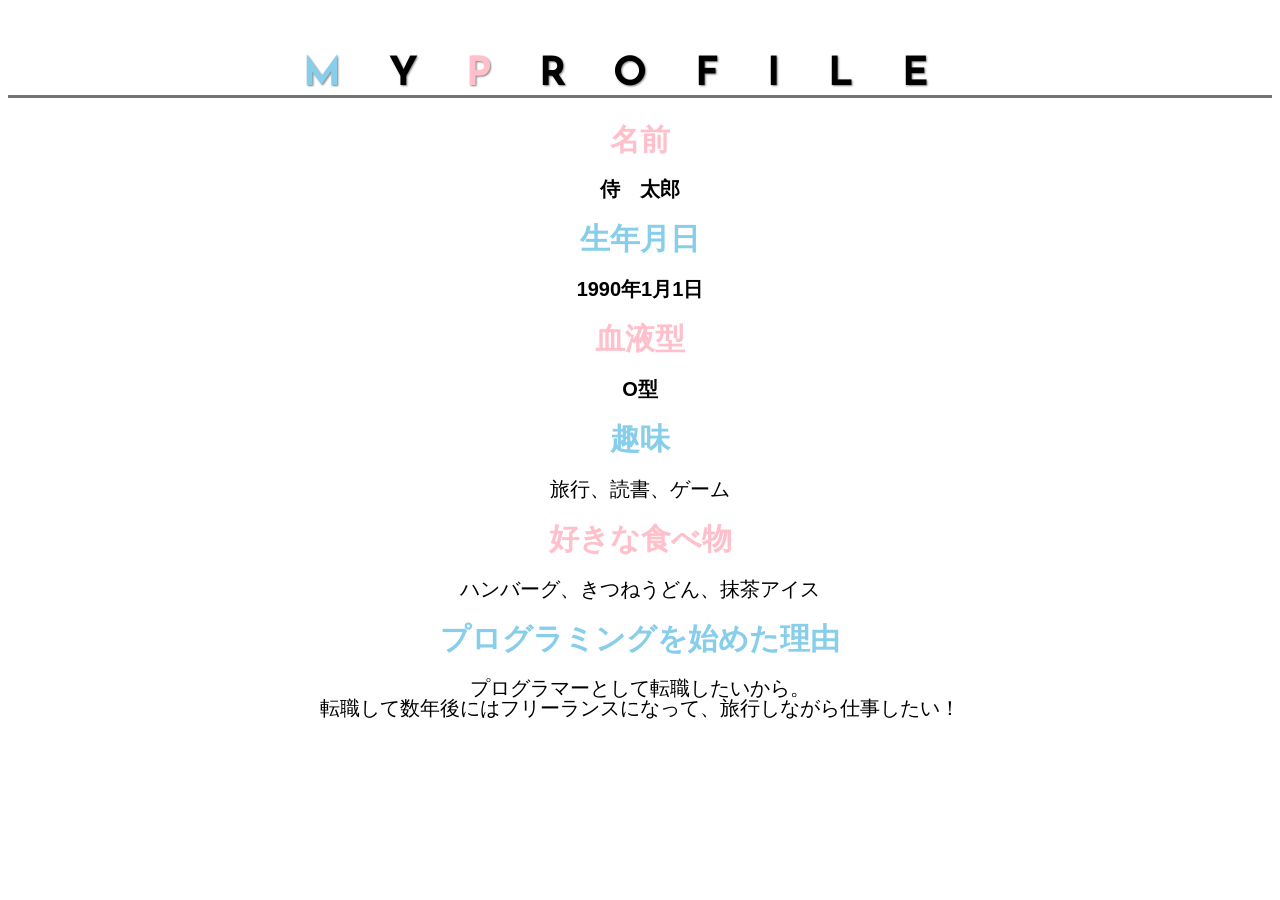
<file: kadai_015/kadai_015.html>
<!DOCTYPE html>
<html>
<head>
  <title>15章課題</title>
  <meta charset="UTF-8">
  <meta name="description" content="このページは15章の課題です。">
  <link rel="stylesheet" href="style.css">
  <link rel="preconnect" href="https://fonts.googleapis.com">
　<link rel="preconnect" href="https://fonts.gstatic.com" crossorigin>
　<link href="https://fonts.googleapis.com/css2?family=Josefin+Sans:ital,wght@0,100..700;1,100..700&family=Noto+Sans+JP&display=swap" rel="stylesheet">
</head>
<body>
  <h1><span class="blue">M</span>Y<span class="pink">P</span>ROFILE</h1>
  <div id="basic">
    <h2 class="pink">名前</h2>
    <p>侍　太郎</p>
    <h2 class="blue">生年月日</h2>
    <p>1990年1月1日</p>
    <h2 class="pink">血液型</h2>
    <p>O型</p>
  </div>
  <h2 class="blue">趣味</h2>
  <p>旅行、読書、ゲーム</p>
  <h2 class="pink">好きな食べ物</h2>
  <p>ハンバーグ、きつねうどん、抹茶アイス</p>
  <h2 class="blue">プログラミングを始めた理由</h2>
  <p>プログラマーとして転職したいから。<br>転職して数年後にはフリーランスになって、旅行しながら仕事したい！</p>
</body>
</html>
</file>
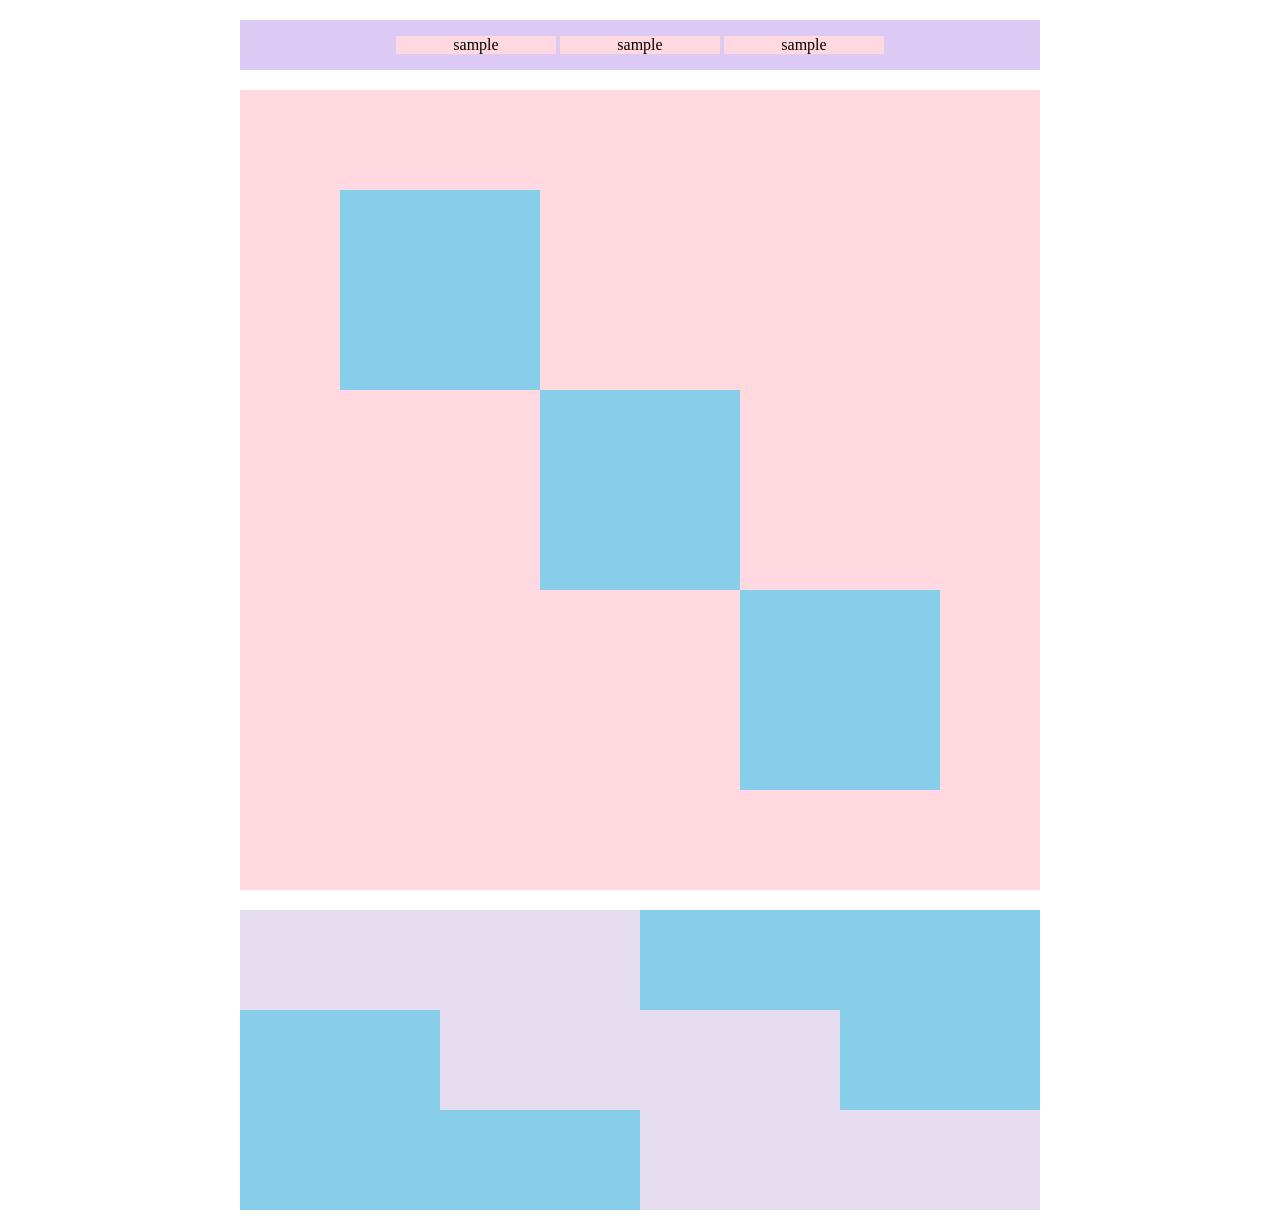
<file: kadai_018/kadai_018.html>
<!DOCTYPE html>
<html>
<head>
  <meta charset="UTF-8">
  <link rel="stylesheet" href="style.css">
  <meta name="description" content="このページは18章の課題です。">
  <title>18章課題</title>
</head>
<body>
  <div id="top">
    <p class="top-child">sample</p>
    <p class="top-child">sample</p>
    <p class="top-child">sample</p>
  </div>
  <div id="middle">
    <div id="middle-child01"></div>
    <div id="middle-child02"></div>
    <div id="middle-child03"></div>
  </div>
  <div id="bottom">
    <div id="bottom-child01"></div>
    <div id="bottom-child02"></div>
    <div id="bottom-child03"></div>
  </div>
</body>
</html>
</file>
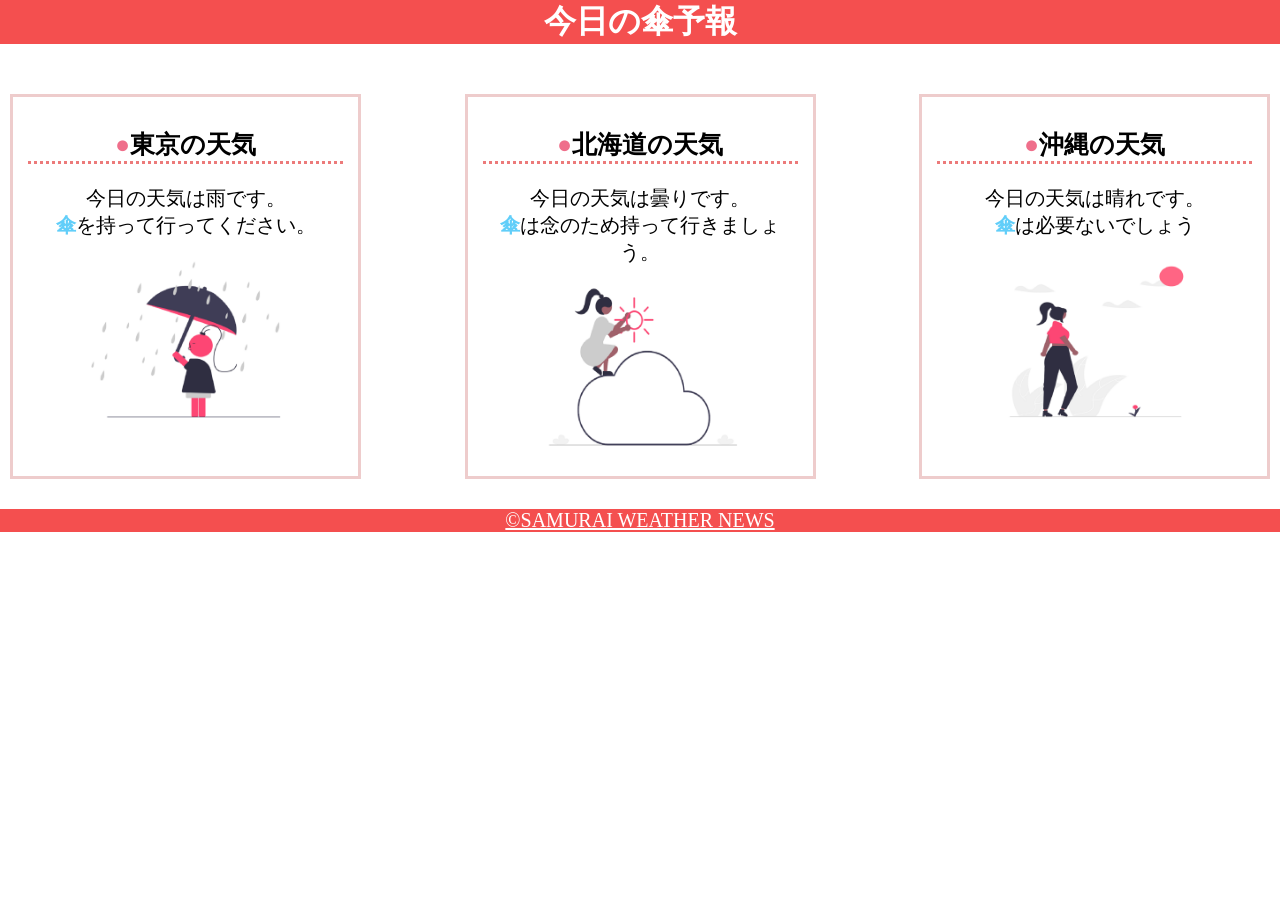
<file: kadai_022/kadai_022.html>
<!DOCTYPE html>
<html>
    <head>
        <meta charset="UTF-8">
        <meta name="viewport" content="width=device-width, initial-scale=1.0">
        <link rel="stylesheet" href="style.css">
        <meta name="description" content="このページは22章の課題です。">
        <title>22章課題</title>
    </head>
    <body>
       
        <header>
            <h1>今日の傘予報</h1>
        </header>  
 
        <main>

            <div id="parent">
                <div class="contents">
                    <h2>東京の天気</h2>
                    <p>今日の天気は雨です。</p>
                    <p>傘を持って行ってください。</p>
                    <img src="images/rainy.png" alt="雨">
                </div>
 
                <div class="contents">
                    <h2>北海道の天気</h2>
                    <p>今日の天気は曇りです。</p>
                    <p>傘は念のため持って行きましょう。</p>
                    <img src="images/cloudy.png" alt="曇り">
                </div>
 
                <div class="contents">
                    <h2>沖縄の天気</h2>
                    <p>今日の天気は晴れです。</p>
                    <p>傘は必要ないでしょう</p>
                    <img src="images/sunny.png" alt="晴れ">
                </div>

            </div>    
 
        </main>
 
        <footer>
            <a href="https://www.sejuku.net/corp/">&copy;SAMURAI WEATHER NEWS</a>
         </footer>
 
    </body>
</html>
</file>
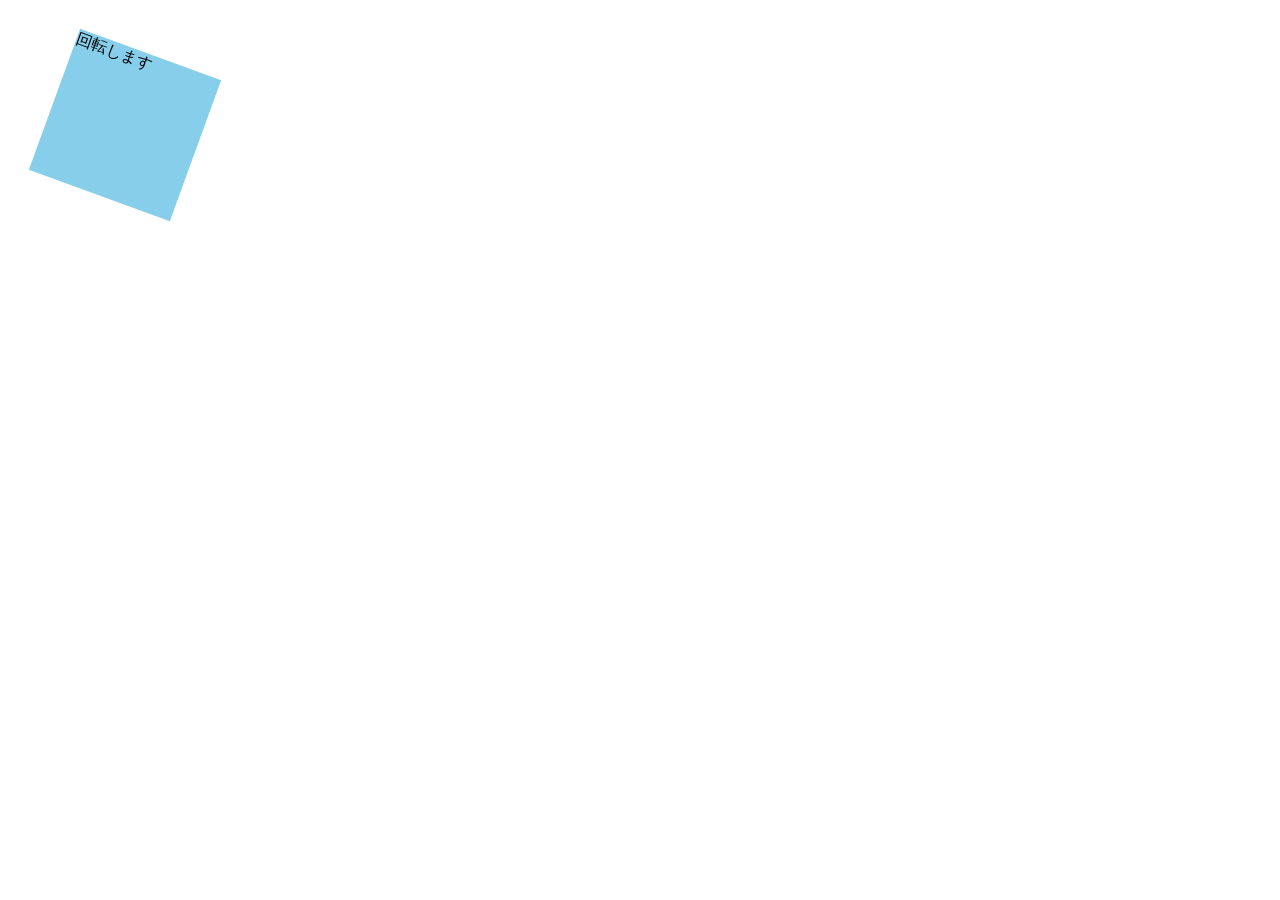
<file: kadai_mdn_css/mdn.html>
<!DOCTYPE html>
<html>

<head>
    <style>
        div {
            position: absolute;
            left: 50px;
            top: 50px;
            width: 150px;
            height: 150px;
            background-color: skyblue;
            transform: rotate(20deg);
        }
    </style>
</head>

<body>

    <div>
        回転します
    </div>

</body>

</html>
</file>
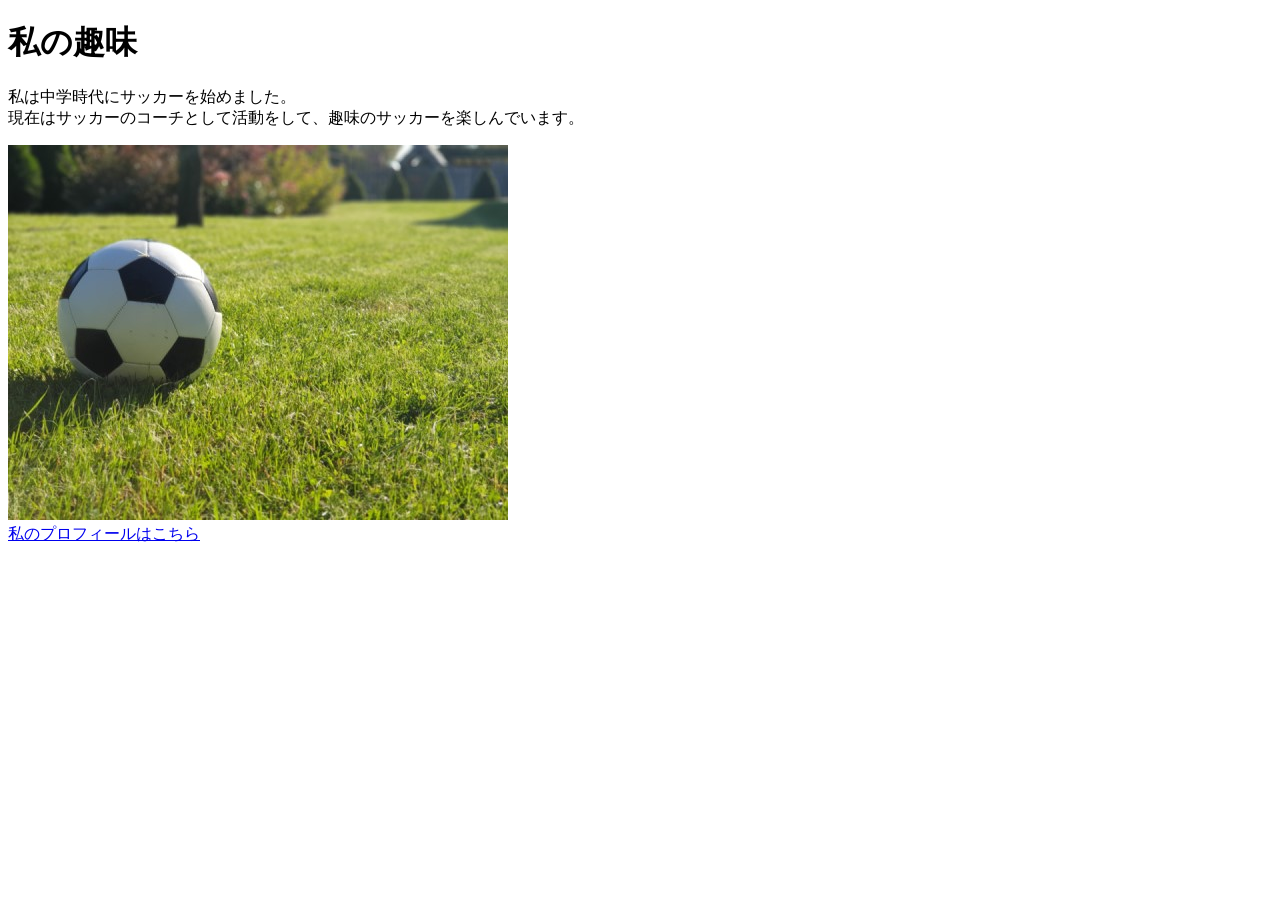
<file: kadai_005/html/kadai_005.html>
<!DOCTYPE html>
<html>
<head>
  <title>5章課題</title>
  <meta name="description" content="このページは5章の課題です。">
  <meta charset="UTF-8">
</head>
<body>
  <h1>私の趣味</h1>
  <p>私は中学時代にサッカーを始めました。<br>
    現在はサッカーのコーチとして活動をして、趣味のサッカーを楽しんでいます。
  </p>
  <img src="../images/sample.jpg" alt="サッカーボール">
  <br>
  <a href="https://x.com/samuraijuku">私のプロフィールはこちら</a>
</body>
</html>
</file>
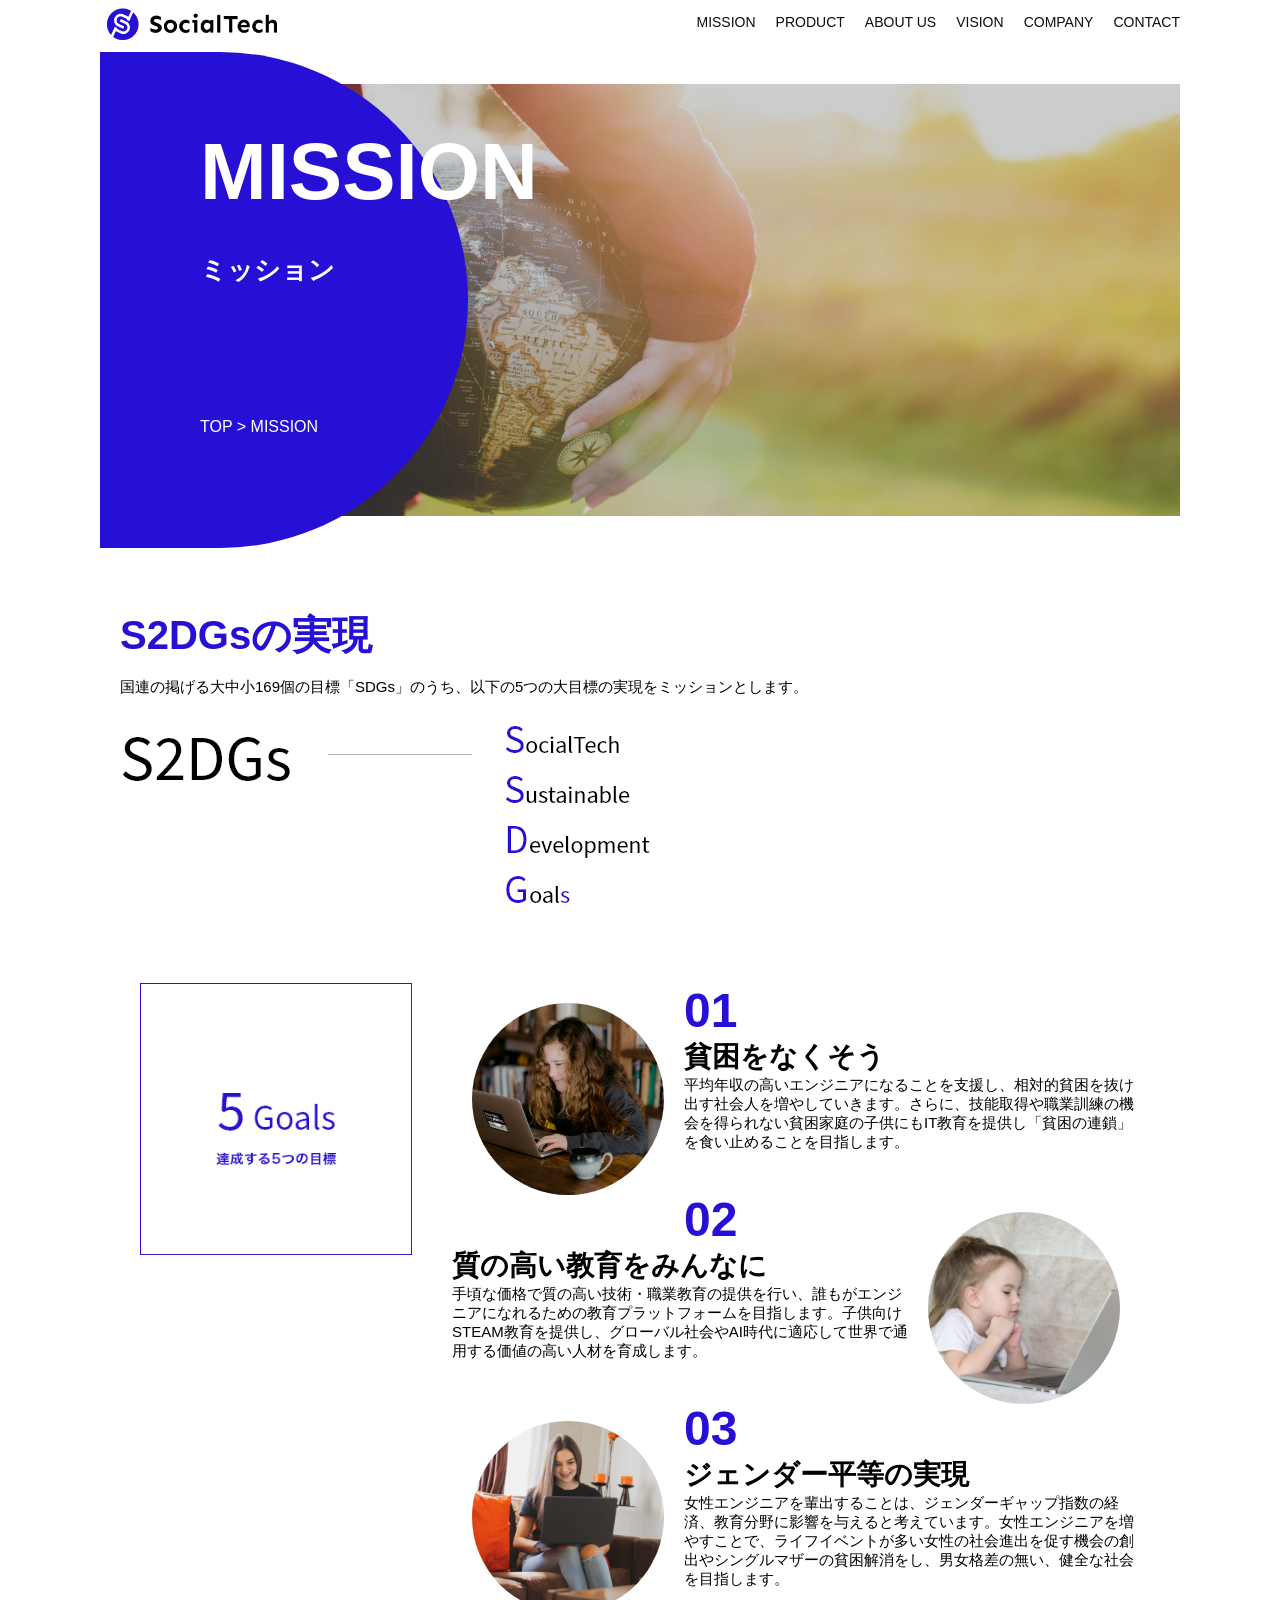
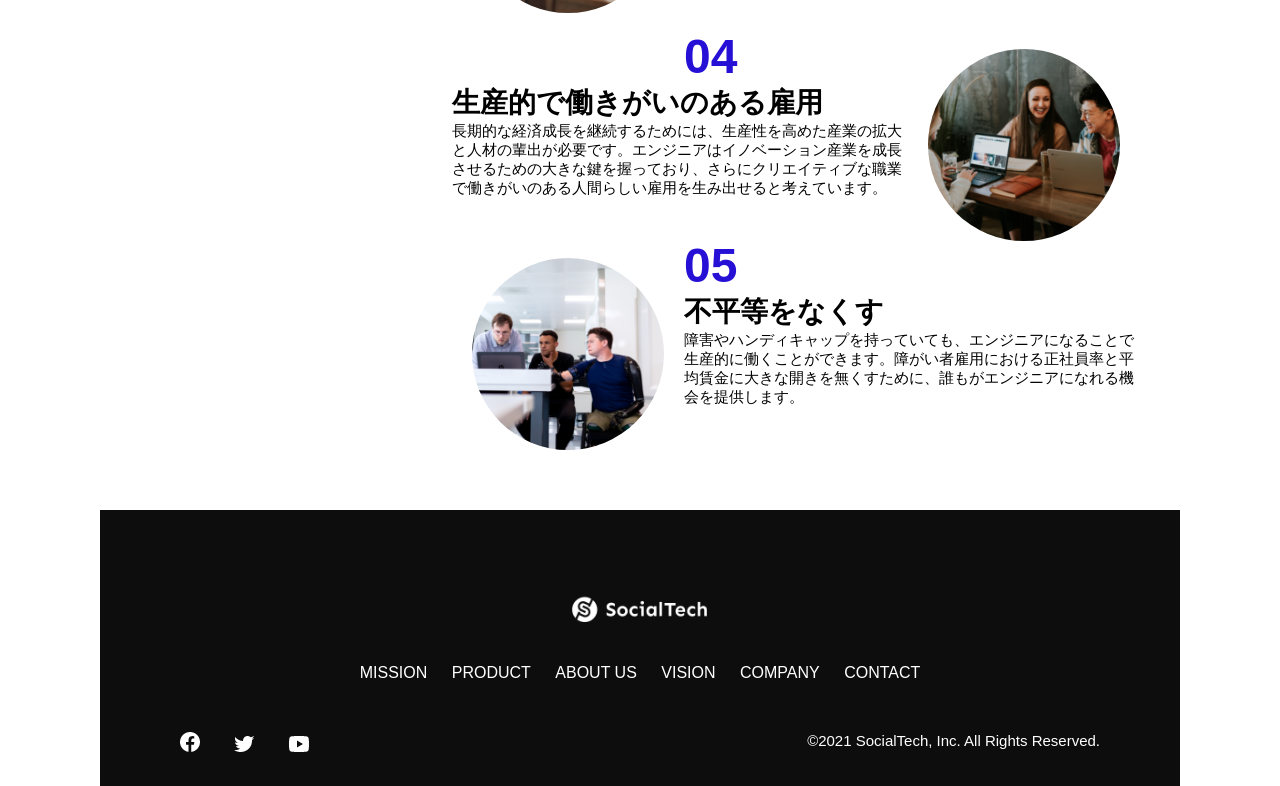
<file: kadai_tutorial_output/socialtech/mission.html>
<!DOCTYPE html>
<html>
  <head>
    <title>SocialTech - MISSION ミッション -</title>
    <meta charset="utf-8">
    <meta name="description" content="SocialTechが目指す5つの目標（S2DGs）を紹介します">
    <meta name="viewport" content="width=device-width, initial-scale=1.0">
    <link rel="stylesheet" href="style.css">
  </head>

  <body>
    <!-- ヘッダー -->
    <header>
      <!-- ロゴ -->
      <a href="index.html" id="logo">
        <img src="images/logo.png" alt="トップページに戻る">
      </a>

      <!-- PC用ナビゲーション -->
      <nav id="nav-pc">
        <ul>
          <li><a href="mission.html">MISSION</a></li>
          <li><a href="product.html">PRODUCT</a></li>
          <li><a href="index.html#aboutus">ABOUT US</a></li>
          <li><a href="index.html#vision">VISION</a></li>
          <li><a href="index.html#company">COMPANY</a></li>
          <li><a href="index.html#contact">CONTACT</a></li>
        </ul>
      </nav>

      <!-- スマホ用メニューボタン -->
      <button id="menu-sp" onclick="document.getElementById('nav-sp').style.display = 'block'">
        <img src="images/button-menu.png" alt="ナビゲーションを開く">
      </button>

      <!-- スマホ用ナビゲーション -->
      <div id="nav-sp">
        <button id="close" onclick="document.getElementById('nav-sp').style.display = 'none'">
          <img src="images/button-close.png" alt="ナビゲーションを閉じる">
        </button>

        <nav>
          <ul>
            <li>
              <a id="logo-sp" href="index.html" onclick="document.getElementById('nav-sp').style.display = 'none'"><img src="images/logo-sp.png" alt="トップページに戻る"></a>
            </li>
            <li><a class="menu" href="mission.html" onclick="document.getElementById('nav-sp').style.display = 'none'">MISSION</a></li>
            <li><a class="menu" href="product.html" onclick="document.getElementById('nav-sp').style.display = 'none'">PRODUCT</a></li>
            <li><a class="menu" href="index.html#aboutus" onclick="document.getElementById('nav-sp').style.display = 'none'">ABOUT US</a></li>
            <li><a class="menu" href="index.html#vision" onclick="document.getElementById('nav-sp').style.display = 'none'">VISION</a></li>
            <li><a class="menu" href="index.html#company" onclick="document.getElementById('nav-sp').style.display = 'none'">COMPANY</a></li>
            <li><a class="menu" href="index.html#contact" onclick="document.getElementById('nav-sp').style.display = 'none'">CONTACT</a></li>
          </ul>
        </nav>
        <div id="sns">
          <a href="https://www.facebook.com/sejuku2013">
            <img src="images/button-facebook.png" alt="Facebookのリンク">
          </a>
          <a href="https://twitter.com/samuraijuku">
            <img src="images/button-twitter.png" alt="Twitterのリンク">
          </a>
          <a href="https://www.youtube.com/channel/UCCFOQO5aDK0xXam4cUQXT8g">
            <img src="images/button-youtube.png" alt="YouTubeのリンク">
          </a>
        </div>
      </div>
    </header>

    <main>
      <article>
          <section id="mission-main">
           <div class="mission-main-inner">
             <div id="mission-title">
               <h1>MISSION<br><span>ミッション</span></h1>
               <p>TOP > MISSION</p>
             </div>
           </div>
         </section>
         <section id="mission-s2dgs">
            <h2 class="mission-h2">S2DGsの実現</h2>
            <p>国連の掲げる大中小169個の目標「SDGs」のうち、以下の5つの大目標の実現をミッションとします。</p>
            <img src="images/mission/mission-s2dgs.png" alt="S2DGs">
          </section>
          <section id="mission-five-goals">
           <div class="five-goals-image">
             <img src="images/mission/mission-5goals.png" alt="5Goals">
           </div>
           <div class="five-goals-read">
             <div>
               <img class="fivegoals-image-left" src="images/mission/mission-5goals01.png" alt="PCを操作する女の子">
               <span class="fivegoals-number">01</span>
               <h3 class="fivegoals-h3">貧困をなくそう</h3>
               <p class="fivegoals-p">平均年収の高いエンジニアになることを支援し、相対的貧困を抜け出す社会人を増やしていきます。さらに、技能取得や職業訓練の機会を得られない貧困家庭の子供にもIT教育を提供し「貧困の連鎖」を食い止めることを目指します。</p>
             </div>
             <div>
               <img class="fivegoals-image-right" src="images/mission/mission-5goals02.png" alt="PCを見つめる小さい女の子">
               <span class="fivegoals-number">02</span>
               <h3 class="fivegoals-h3">質の高い教育をみんなに</h3>
               <p class="fivegoals-p">手頃な価格で質の高い技術・職業教育の提供を行い、誰もがエンジニアになれるための教育プラットフォームを目指します。子供向けSTEAM教育を提供し、グローバル社会やAI時代に適応して世界で通用する価値の高い人材を育成します。</p>
             </div>
             <div>
               <img class="fivegoals-image-left" src="images/mission/mission-5goals03.png" alt="PCを操作する女性">
               <span class="fivegoals-number">03</span>
               <h3 class="fivegoals-h3">ジェンダー平等の実現</h3>
               <p class="fivegoals-p">女性エンジニアを輩出することは、ジェンダーギャップ指数の経済、教育分野に影響を与えると考えています。女性エンジニアを増やすことで、ライフイベントが多い女性の社会進出を促す機会の創出やシングルマザーの貧困解消をし、男女格差の無い、健全な社会を目指します。</p>
             </div>
             <div>
               <img class="fivegoals-image-right" src="images/mission/mission-5goals04.png" alt="笑顔で話し合う3人の男女">
               <span class="fivegoals-number">04</span>
               <h3 class="fivegoals-h3">生産的で働きがいのある雇用</h3>
               <p class="fivegoals-p">長期的な経済成長を継続するためには、生産性を高めた産業の拡大と人材の輩出が必要です。エンジニアはイノベーション産業を成長させるための大きな鍵を握っており、さらにクリエイティブな職業で働きがいのある人間らしい雇用を生み出せると考えています。</p>
             </div>
             <div>
               <img class="fivegoals-image-left" src="images/mission/mission-5goals05.png" alt="障害を持つ男性が生き生きと働く様子">
               <span class="fivegoals-number">05</span>
               <h3 class="fivegoals-h3">不平等をなくす</h3>
               <p class="fivegoals-p">障害やハンディキャップを持っていても、エンジニアになることで生産的に働くことができます。障がい者雇用における正社員率と平均賃金に大きな開きを無くすために、誰もがエンジニアになれる機会を提供します。</p>
             </div>
           </div>
         </section>
      </article>
    </main>

    <footer>
      <div id="footer-logo">
        <img src="images/logo-sp.png" alt="SocialTech">
      </div>
      <div id="footer-link">
        <a href="mission.html">MISSION</a>
        <a href="product.html">PRODUCT</a>
        <a href="index.html#aboutus">ABOUT US</a>
        <a href="index.html#vision">VISION</a>
        <a href="index.html#company">COMPANY</a>
        <a href="index.html#contact">CONTACT</a>
      </div>
      <div id="sns-footer">
        <div class="sns-btns">
          <a href="https://www.facebook.com/sejuku2013"><img src="images/button-facebook.png" alt="Facebookのリンク"></a>
          <a href="https://twitter.com/samuraijuku"><img src="images/button-twitter.png" alt="Twitterのリンク"></a>
          <a href="https://www.youtube.com/channel/UCCFOQO5aDK0xXam4cUQXT8g"><img src="images/button-youtube.png" alt="YouTubeのリンク"></a>
        </div>
        <p id="copyright">&copy;2021 SocialTech, Inc. All Rights Reserved.</p>
      </div>
    </footer>

  </body>
</html>
</file>
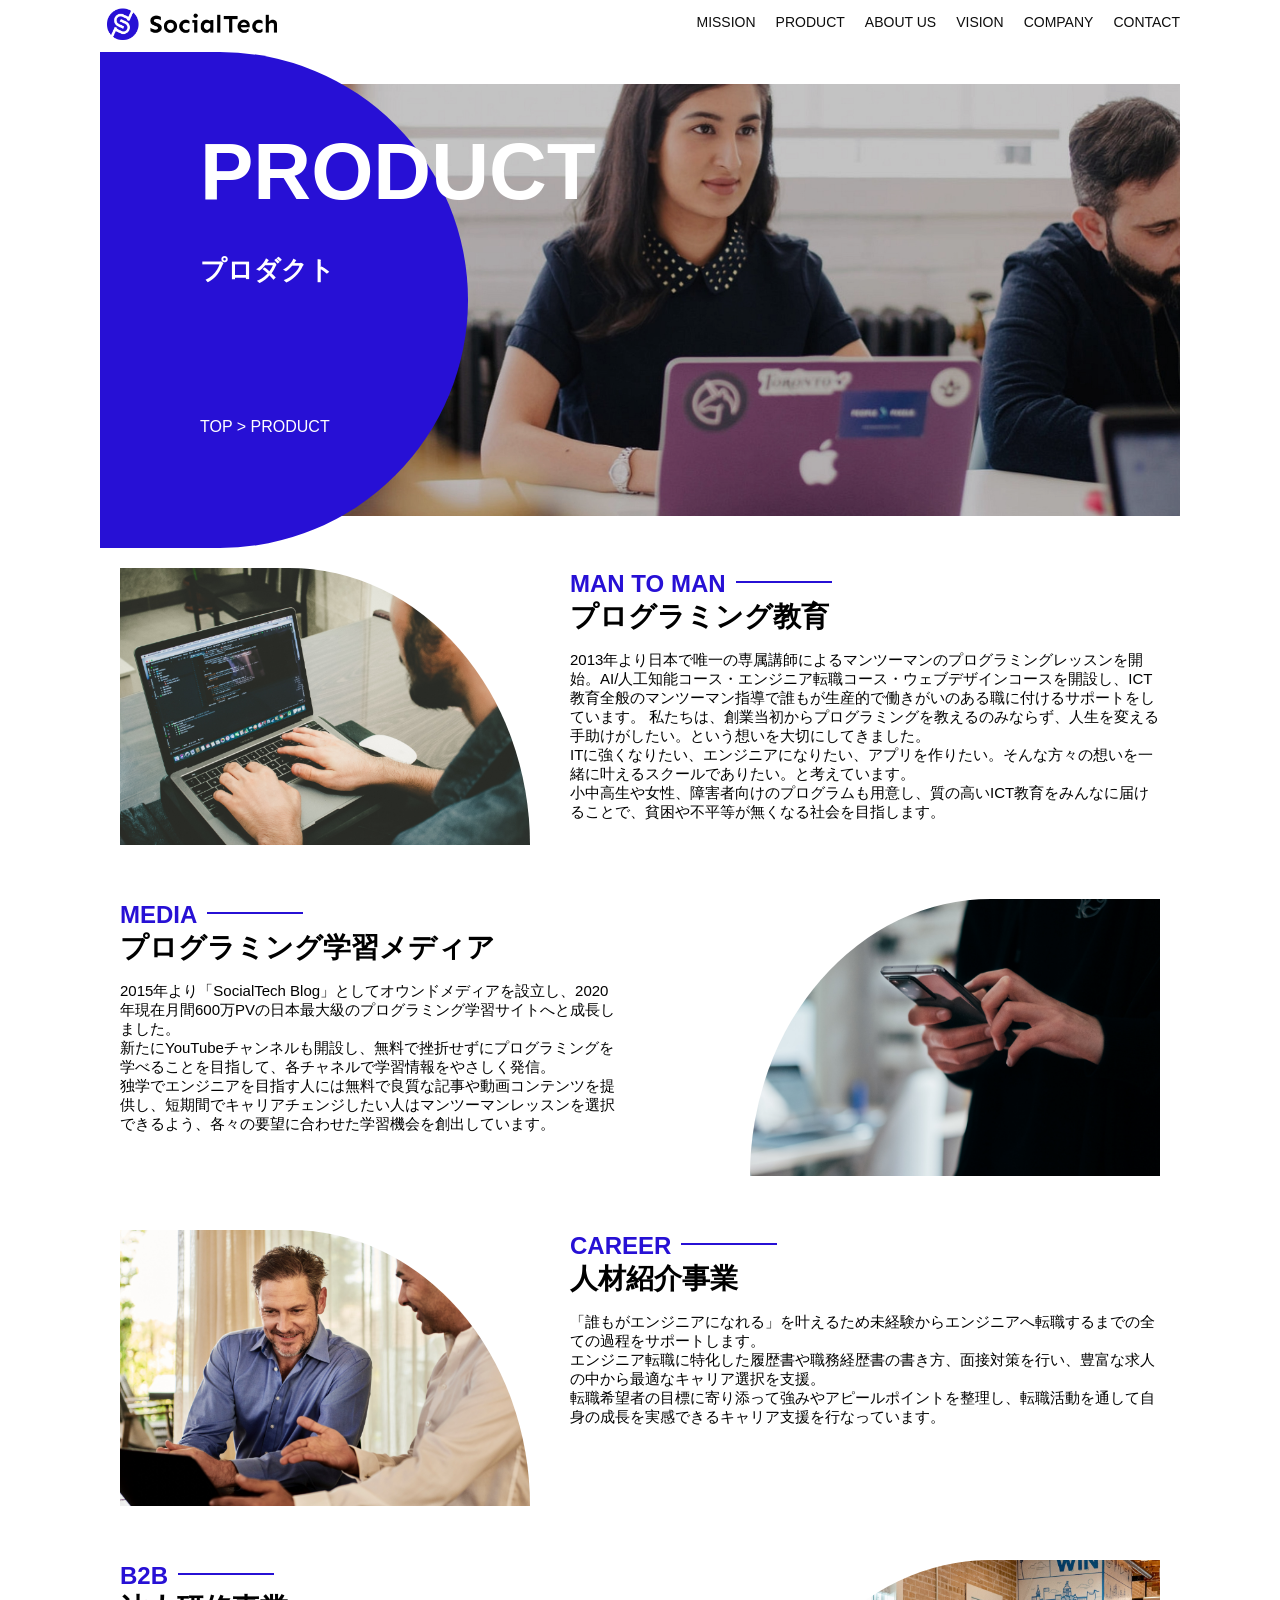
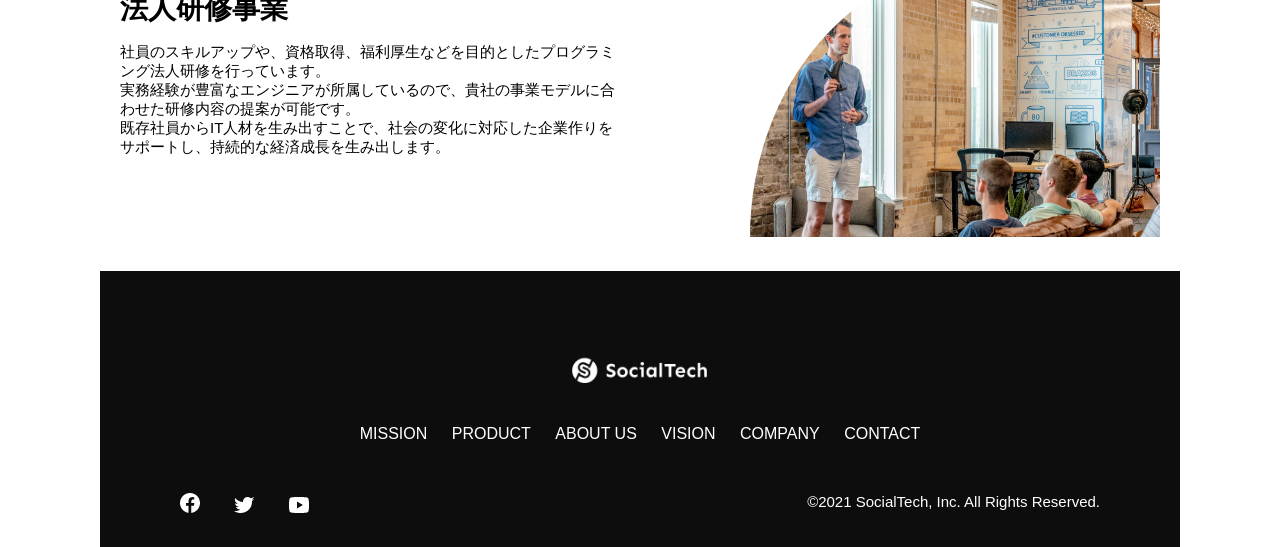
<file: kadai_tutorial_output/socialtech/product.html>
<!DOCTYPE html>
<html>
  <head>
    <title>SocialTech -PRODUCT プロダクト-</title>
    <meta charset="utf-8">
    <meta name="description" content="SocialTechの4つのプロダクトを紹介します">
    <meta name="viewport" content="width=device-width, initial-scale=1.0">
    <link rel="stylesheet" href="style.css">
  </head>

  <body>
    <!-- ヘッダー -->
    <header>
      <!-- ロゴ -->
      <a href="index.html" id="logo">
        <img src="images/logo.png" alt="トップページに戻る">
      </a>

      <!-- PC用ナビゲーション -->
      <nav id="nav-pc">
        <ul>
          <li><a href="mission.html">MISSION</a></li>
          <li><a href="product.html">PRODUCT</a></li>
          <li><a href="index.html#aboutus">ABOUT US</a></li>
          <li><a href="index.html#vision">VISION</a></li>
          <li><a href="index.html#company">COMPANY</a></li>
          <li><a href="index.html#contact">CONTACT</a></li>
        </ul>
      </nav>

      <!-- スマホ用メニューボタン -->
      <button id="menu-sp" onclick="document.getElementById('nav-sp').style.display = 'block'">
        <img src="images/button-menu.png" alt="ナビゲーションを開く">
      </button>

      <!-- スマホ用ナビゲーション -->
      <div id="nav-sp">
        <button id="close" onclick="document.getElementById('nav-sp').style.display = 'none'">
          <img src="images/button-close.png" alt="ナビゲーションを閉じる">
        </button>

        <nav>
          <ul>
            <li>
              <a id="logo-sp" href="index.html" onclick="document.getElementById('nav-sp').style.display = 'none'"><img src="images/logo-sp.png" alt="トップページに戻る"></a>
            </li>
            <li><a class="menu" href="mission.html" onclick="document.getElementById('nav-sp').style.display = 'none'">MISSION</a></li>
            <li><a class="menu" href="product.html" onclick="document.getElementById('nav-sp').style.display = 'none'">PRODUCT</a></li>
            <li><a class="menu" href="index.html#aboutus" onclick="document.getElementById('nav-sp').style.display = 'none'">ABOUT US</a></li>
            <li><a class="menu" href="index.html#vision" onclick="document.getElementById('nav-sp').style.display = 'none'">VISION</a></li>
            <li><a class="menu" href="index.html#company" onclick="document.getElementById('nav-sp').style.display = 'none'">COMPANY</a></li>
            <li><a class="menu" href="index.html#contact" onclick="document.getElementById('nav-sp').style.display = 'none'">CONTACT</a></li>
          </ul>
        </nav>
        <div id="sns">
          <a href="https://www.facebook.com/sejuku2013">
            <img src="images/button-facebook.png" alt="Facebookのリンク">
          </a>
          <a href="https://twitter.com/samuraijuku">
            <img src="images/button-twitter.png" alt="Twitterのリンク">
          </a>
          <a href="https://www.youtube.com/channel/UCCFOQO5aDK0xXam4cUQXT8g">
            <img src="images/button-youtube.png" alt="YouTubeのリンク">
          </a>
        </div>
      </div>
    </header>

    <main>
      <article>
          <section id="product-main">
           <div class="product-main-inner">
             <div id="product-title">
               <h1>PRODUCT<br><span>プロダクト</span></h1>
               <p>TOP > PRODUCT</p>
             </div>
           </div>
         </section>
          <section class="product-section product-section-left">
           <div class="product-section-img">
             <img src="images/product/product-mantoman.png" alt="PCでコードを書く男性">
           </div>
           <div class="product-read">
             <h2 class="product-h2">MAN TO MAN</h2>
             <h3 class="product-h3">プログラミング教育</h3>
             <p>
               2013年より日本で唯一の専属講師によるマンツーマンのプログラミングレッスンを開始。AI/人工知能コース・エンジニア転職コース・ウェブデザインコースを開設し、ICT教育全般のマンツーマン指導で誰もが生産的で働きがいのある職に付けるサポートをしています。 私たちは、創業当初からプログラミングを教えるのみならず、人生を変える手助けがしたい。という想いを大切にしてきました。<br>ITに強くなりたい、エンジニアになりたい、アプリを作りたい。そんな方々の想いを一緒に叶えるスクールでありたい。と考えています。<br>小中高生や女性、障害者向けのプログラムも用意し、質の高いICT教育をみんなに届けることで、貧困や不平等が無くなる社会を目指します。
             </p>
           </div>
         </section>
 
         <section class="product-section product-section-right">
           <div class="product-read">
             <h2 class="product-h2">MEDIA</h2>
             <h3 class="product-h3">プログラミング学習メディア</h3>
             <p>2015年より「SocialTech Blog」としてオウンドメディアを設立し、2020年現在月間600万PVの日本最大級のプログラミング学習サイトへと成長しました。<br>新たにYouTubeチャンネルも開設し、無料で挫折せずにプログラミングを学べることを目指して、各チャネルで学習情報をやさしく発信。<br>独学でエンジニアを目指す人には無料で良質な記事や動画コンテンツを提供し、短期間でキャリアチェンジしたい人はマンツーマンレッスンを選択できるよう、各々の要望に合わせた学習機会を創出しています。</p>
           </div>
           <div class="product-section-img">
             <img src="images/product/product-media.png" alt="スマートフォンを操作する人">
           </div>
         </section>
 
         <section class="product-section product-section-left">
           <div class="product-section-img">
             <img src="images/product/product-career.png" alt="笑顔で話し合う2人の男性">
           </div>
           <div class="product-read">
             <h2 class="product-h2">CAREER</h2>
             <h3 class="product-h3">人材紹介事業</h3>
             <p>「誰もがエンジニアになれる」を叶えるため未経験からエンジニアへ転職するまでの全ての過程をサポートします。<br>エンジニア転職に特化した履歴書や職務経歴書の書き方、面接対策を行い、豊富な求人の中から最適なキャリア選択を支援。<br>転職希望者の目標に寄り添って強みやアピールポイントを整理し、転職活動を通して自身の成長を実感できるキャリア支援を行なっています。<br></p>
           </div>
         </section>
 
         <section class="product-section product-section-right">
           <div class="product-read">
             <h2 class="product-h2">B2B</h2>
             <h3 class="product-h3">法人研修事業</h3>
             <p>社員のスキルアップや、資格取得、福利厚生などを目的としたプログラミング法人研修を行っています。<br>実務経験が豊富なエンジニアが所属しているので、貴社の事業モデルに合わせた研修内容の提案が可能です。<br>既存社員からIT人材を生み出すことで、社会の変化に対応した企業作りをサポートし、持続的な経済成長を生み出します。</p>
           </div>
           <div class="product-section-img">
             <img src="images/product/product-b2b.png" alt="講演中の男性とそれを聴く人々">
           </div>
         </section>
      </article>
    </main>

    <footer>
      <div id="footer-logo">
        <img src="images/logo-sp.png" alt="SocialTech">
      </div>
      <div id="footer-link">
        <a href="mission.html">MISSION</a>
        <a href="product.html">PRODUCT</a>
        <a href="index.html#aboutus">ABOUT US</a>
        <a href="index.html#vision">VISION</a>
        <a href="index.html#company">COMPANY</a>
        <a href="index.html#contact">CONTACT</a>
      </div>
      <div id="sns-footer">
        <div class="sns-btns">
          <a href="https://www.facebook.com/sejuku2013"><img src="images/button-facebook.png" alt="Facebookのリンク"></a>
          <a href="https://twitter.com/samuraijuku"><img src="images/button-twitter.png" alt="Twitterのリンク"></a>
          <a href="https://www.youtube.com/channel/UCCFOQO5aDK0xXam4cUQXT8g"><img src="images/button-youtube.png" alt="YouTubeのリンク"></a>
        </div>
        <p id="copyright">&copy;2021 SocialTech, Inc. All Rights Reserved.</p>
      </div>
    </footer>
    
  </body>
</html>
</file>
<file: style.css>
*, *::before, *::after {
  box-sizing: border-box;
  margin: 0;
  padding: 0;
}

body {
  font-family: 'Hiragino Kaku Gothic ProN', 'Meiryo', sans-serif;
  background: #f0f4f8;
  min-height: 100vh;
  display: flex;
  align-items: center;
  justify-content: center;
  padding: 16px;
}

.container {
  background: #ffffff;
  border-radius: 16px;
  box-shadow: 0 4px 24px rgba(0, 0, 0, 0.1);
  width: 100%;
  max-width: 560px;
  padding: 40px 32px;
  min-height: 420px;
  display: flex;
  align-items: stretch;
}

/* 画面共通 */
.screen {
  width: 100%;
  display: flex;
  flex-direction: column;
  align-items: center;
  justify-content: center;
  gap: 20px;
}

.hidden {
  display: none !important;
}

/* ボタン */
.btn {
  border: none;
  border-radius: 8px;
  cursor: pointer;
  font-size: 1rem;
  font-weight: bold;
  padding: 12px 40px;
  transition: opacity 0.15s, transform 0.1s;
}

.btn:hover {
  opacity: 0.85;
  transform: translateY(-1px);
}

.btn:active {
  transform: translateY(0);
}

.btn-primary {
  background: #4a90e2;
  color: #ffffff;
}

/* スタート画面 */
.title {
  font-size: 2rem;
  color: #2c3e50;
  text-align: center;
}

.subtitle {
  color: #7f8c8d;
  font-size: 1rem;
}

/* クイズ画面 */
.progress-bar-wrap {
  width: 100%;
  background: #e0e7ef;
  border-radius: 999px;
  height: 8px;
  overflow: hidden;
}

.progress-bar {
  height: 100%;
  background: #4a90e2;
  border-radius: 999px;
  transition: width 0.4s ease;
  width: 0%;
}

.question-number {
  font-size: 0.85rem;
  color: #7f8c8d;
  align-self: flex-start;
}

.question-text {
  font-size: 1.15rem;
  color: #2c3e50;
  line-height: 1.7;
  width: 100%;
  text-align: left;
}

/* 選択肢 */
.choices {
  width: 100%;
  display: flex;
  flex-direction: column;
  gap: 12px;
}

.choice-btn {
  width: 100%;
  background: #f8fafc;
  border: 2px solid #d1dce6;
  border-radius: 8px;
  color: #2c3e50;
  cursor: pointer;
  font-size: 1rem;
  padding: 14px 18px;
  text-align: left;
  transition: background 0.15s, border-color 0.15s;
}

.choice-btn:hover:not(:disabled) {
  background: #eaf2fb;
  border-color: #4a90e2;
}

.choice-btn:disabled {
  cursor: default;
}

.choice-btn.correct {
  background: #e6f9f0;
  border-color: #27ae60;
  color: #1a7a45;
}

.choice-btn.incorrect {
  background: #fdecea;
  border-color: #e74c3c;
  color: #c0392b;
}

.choice-btn.reveal {
  background: #e6f9f0;
  border-color: #27ae60;
  color: #1a7a45;
}

/* フィードバック */
.feedback {
  width: 100%;
  border-radius: 8px;
  padding: 16px 20px;
  display: flex;
  flex-direction: column;
  gap: 10px;
}

.feedback.correct-fb {
  background: #e6f9f0;
  border: 1px solid #27ae60;
}

.feedback.incorrect-fb {
  background: #fdecea;
  border: 1px solid #e74c3c;
}

#feedback-text {
  font-weight: bold;
  font-size: 1rem;
}

.feedback.correct-fb #feedback-text {
  color: #1a7a45;
}

.feedback.incorrect-fb #feedback-text {
  color: #c0392b;
}

#explanation {
  font-size: 0.9rem;
  color: #555;
  line-height: 1.6;
}

/* 結果画面 */
.result-title {
  font-size: 1.8rem;
  color: #2c3e50;
}

.score-text {
  font-size: 2.4rem;
  font-weight: bold;
  color: #4a90e2;
}

.score-comment {
  font-size: 1rem;
  color: #7f8c8d;
  text-align: center;
}
</file>
<file: kadai_001/css/style.css>
/* PC,スマホ共通スタイル */
* {
      box-sizing: border-box;
}

body {
      padding: 0px;
      margin: 0px;
      font-family: "Noto Sans JP", sans-serif;
      font-size: 18px;
      background-color: #ffffff;
}

p {
      margin: 0;
}

 /* ヘッダー */
 .header-pc {
      display: flex;
      justify-content: space-between;
      flex-wrap: wrap;
      align-items: center;
      margin: 20px auto;
      max-width: 960px;
}

.header-pc a {
      color: #000000;
      font-weight: bold;
      text-decoration: none;
}

h1 {
      margin: 0 0 0 20px;
      font-size: 34px;
      border: 1px solid #000000;
      padding: 0px 20px;
}

/* ナビゲーションメニュー */
nav .menu {
      display: flex;
      padding-left: 0;
      text-decoration: none;
}

nav li {
      margin: 0 20px;
      list-style: none;
}

nav a {
      font-size: 34px;
}

h2 {
      margin: 0;
      padding: 60px 0 40px;
      text-align: center;
      font-size: 34px;
}

p,li {
      font-size: 18px;
}

/* メイン画像 */
img {
      margin: 0 auto;
      width: 100%;
}

/* About */
.about-pc {
      padding: 10px;
      display: flex;
      flex-wrap: wrap;
      align-items: center;
      margin: 20px auto;
      max-width: 960px;
}

.name {
      font-size: 24px;
      font-weight: bold;
}

.aboutphoto {
      border-radius: 50%;
      width: 280px;
      height: 280px;
}

.content {
      margin: 0 auto;
      padding: 0 20px;
}

/* Works */
.works-pc {
      display: flex;
      flex-wrap: wrap;
      justify-content: center;
      margin: 0 auto;
      max-width: 960px;
}

.box {
      margin: 0 10px;
      padding-bottom: 60px;
      width: 25%;
}

/* フッター */
footer p {
      text-align: center;
      padding-bottom: 20px;
}

/*====================
  スマートフォン用のスタイル
 =====================*/
 @media screen and (max-width: 767px) {
   h1 {
      font-size: 28px;
   }

   h2 {
      padding: 30px 0 20px;
      font-size: 28px;
   }

   nav li {
      margin: 0 10px;
   }

   nav a {
      font-size: 21px;
   }

   .about-pc {
      display: flex;
      flex-direction: column;
   }

   .works-pc {
      display: flex;
      flex-direction: column;
   }

   .box {
      width: 100%;
      text-align: center;
      padding-right: 20px;
      padding-bottom: 40px;
   }
 }
</file>
<file: kadai_013/style.css>
/* PC、スマホ共通スタイル */
body {
  font-family: "Source Sans Pro", "Hiragino Kaku Gothic ProN", Meiryo, Arial,
    sans-serif;
    padding: 40px;
}

p {
  font-size: 15px;
}

#main-visual>img {
  width: 100%;
}

header {
  display: flex;
  justify-content: space-between;
  align-items: center;
}

 #nav-pc a {
   text-decoration: none;
   margin-left: 20px;
   color: #0d0d0d;
}

#nav-pc {
  display: block;
}

#menu-sp {
  display: none;
}

/* =====================
   PC向け（768px以上）
===================== */
@media screen and (min-width: 768px) {

  /* SP用は非表示 */
  #menu-sp {
    display: none;
  }

  #nav-sp {
    display: none;
  }
}


/* =====================
   SP向け（767px以下）
===================== */
@media screen and (max-width: 767px) {
  /* body */
  body {
    min-width: 375px;
    margin: 0;
    padding: 0;
  }

  /* PCナビ非表示 */
  #nav-pc {
    display: none;
  }

  /* ハンバーガーメニュー */
   #menu-sp {
    display: block;
    float: right;
    padding: 0;
   }

  /* スマホナビ全体 */
  #nav-sp {
    background-color: #ce933e;
    position: absolute;
    left: 0;
    top: 0;
    height: 100%;
    width: 100%;
    display: none;
    z-index: 100;
  }

  /* ul */
  #nav-sp ul {
    padding-left: 0;
  }

  /* li */
  #nav-sp li {
    list-style: none;
  }

  /* 閉じるボタン */
  #close {
    position: absolute;
    top: 20px;
    right: 20px;
  }

  /* ロゴ */
  #logo-sp {
    margin: 80px 0px 30px 20px;
  }

  /* リンク共通 */
  #nav-sp a {
    display: block;
  }

  /* リンク状態 */
  #nav-sp a:link {
    color: #ffffff;
  }

  #nav-sp a:visited {
    color: #ffffff;
  }

  #nav-sp a:hover {
    color: #ffffff;
    text-decoration: underline;
  }

  #nav-sp a:active {
    color: #ffffff;
  }

  /* メニュー */
  #nav-sp .menu {
    text-decoration: none;
    display: block;
    margin: 0 20px;
    height: 44px;
    font-size: 16px;
    background-image: url("images/arrow.png");
    background-repeat: no-repeat;
    background-position: right top;
  }
}
</file>
<file: テスト2/style.css>
/* 画像を中央配置 */
.image-wrap {
    width: 100%;
    text-align: center;
}

/* レスポンシブ画像 */
.responsive-image {
    width: 100%;
    max-width: 1600px; /* PCでの最大幅 */
    height: auto;     /* 縦横比を維持 */
    display: block;
    margin: 0 auto;
}
</file>
<file: kadai_tutorial_output/socialtech/style.css>
/* PC, スマホ共通スタイル */
* {
  box-sizing: border-box;
}

p {
  font-size: 15px;
}

body {
   max-width: 1080px;
   margin: 0 auto 0 auto;
    font-family: "Source Sans Pro", "Hiragino Kaku Gothic ProN", Meiryo, Arial, sans-serif;
 }
 
 /* ヘッダー */
 header {
   display: flex;
   justify-content: space-between;
 }

 /* ナビゲーションのレイアウト */
#nav-pc {
   font-size: 14px;
 }
 
 #nav-pc ul {
   display: flex;
   padding-left: 0;
 }
 
 #nav-pc li {
   list-style: none;
 }
 
 /* ナビゲーションのリンクの装飾設定 */
 #nav-pc a {
   text-decoration: none;
   margin-left: 20px;
   color: #0d0d0d;
 }
 
 #nav-pc a:hover {
   text-decoration: underline;
 }

 /* スマホ用ナビを非表示 */
 #nav-sp,
 #menu-sp {
  display: none;
 }

 /* メインビジュアル */
#main-visual {
  position: relative;
  height: 400px;
}

#main-message {
  position: absolute;
  top: 0;
  left: 0;
  background-color: #2710d5;
  color: #ffffff;
  border-radius: 0 0 476px 0;
  max-width: 620px;
  height: 100%;
  width: 100%;
  z-index: 11;
}

#main-message h1 {
  font-size: 60px;
  margin: 100px 0 0 50px;
}

#main-message > p {
  font-size: 28px;
  margin: 0 0 0 50px;
}

#main-visual > img {
  max-width: 620px;
  border-radius: 476px 0 0 0;
  position: absolute;
  top: 0;
  right: 0;
  z-index: 10;
}

/*見出し*/
h2 {
  margin: 40px 0 0 0;
}

h2::after {
  content: url("images/line.png");
  margin-left: 10px;
}

h3 {
  font-size: 27px;
}

/* ミッション */
#mission {
  margin: 80px auto 80px auto;
}

#mission-flex {
  display: flex;
}

 #mission-flex > div {
   width: 50%;
   margin: 20px;
 }
 
 #mission-photo {
   width: 100%;
 }
 
 #s2dgs {
   margin-top: 50px;
   width: 100%;
 }

/* プロダクト */
#product {
  background-color: #fafafa;
  margin: 80px 0 80px 0;
  padding: 10px 40px 0px 40px;
}

/* 外枠 */
#product .product-flex {
  margin-top: 40px;
  display: flex;
}

/* 左のカラム */
#product-left {
  width: 50%;
  margin-right: 20px;
}

/* 右のカラム */
#product-right {
  width: 50%;
  margin-left: 20px;
  margin-top: 80px;
}

/* 画像＋説明の枠 */
#product-left > div {
  position: relative;
  height: 480px;
  margin-right: 20px;
}

#product-right > div {
  position: relative;
  height: 480px;
  margin-left: 20px;
}

/* 画像*/
.product-photo {
  width: 100%;
}

 /* 説明文の枠 */
 .product-explain {
   background-color: #ffffff;
   position: absolute;
   left: 0;
   bottom: 50px;
   margin: 0 40px 0 40px;
   padding: 20px;
   box-shadow: 5px 5px 10px rgba(0, 0, 0, 0.05);
 }
 
 /* 説明文の英語 */
 .product-explain > span {
   color: #2710d5;
   font-weight: bold;
   font-size: 16px;
   margin: 0px;
 }
 
 /* 説明文の見出し */
 .product-explain > h3 {
   margin: 5px 0 5px 0;
 }
 
 /* 説明文 */
 .product-explain > p {
   font-size: 14px;
   margin: 0;
 }
 
 /* もっと見るボタン */
 #product-more {
   text-align: center;
 }
 
 #product-more a {
   position: relative;
   bottom: -42px;
 }

/* ABOUT US */
#aboutus {
  margin: 80px auto 80px auto;
}

/* 3つの組織文化と画像を入れる枠 */
#aboutus > div {
  display: flex;
}

/* 画像 */
.culture-img {
  width: 50%;
  align-self: flex-start;
}

.culture-img2 {
  margin-top: 50px;
  width: 100%;
}

/* 3つの組織文化の表 */
.culture-table {
  margin-right: 50px;
}

/* 番号*/
.culture-num {
  font-size: 80px;
  color: #2710d5;
  padding: 0 20px 0 0;
}

/* 見出し */
.culture-table th {
  text-align: left;
  font-size: 28px;
  font-weight: bold;
}

/* 組織文化英語 */
.culture-en {
  color: #2710d5;
  font-size: 24px;
}

/* 説明文 */
.culture-description {
  margin: 0;
}

 /* ビジョン */
 #vision {
   margin: 80px auto 80px auto;
 }
 
 /* セクション内の外枠*/
 #vision > div {
   display: flex;
   justify-content: space-between;
   flex-wrap: wrap;
 }
 
 /*7つの行動指針の枠*/
 .vision-box {
   width: 300px;
   height: 300px;
   margin-bottom: 30px;
   position: relative;
 }

 .vision-box > img {
  width: 100%;
  position: relative;
  z-index: 30;
 }

 .vision-box > div {
  position: absolute;
  top: 0;
  left: 0;
  z-index: 31;
  margin-right: 20px;
 }

 .vision-box > div > h4 {
   color: #2710d5;
   font-size: 19px;
   margin: 80px 0 0 0;
 }

 .vision-box > div > h4::first-letter {
   font-size: 40px;
   }

   .vision-box > div > h5 {
     font-size: 20px;
     margin: 0 0 0 0;
   }

   .vision-box > div > p {
     margin: 10px 0 0 0;
   }

   /* 会社概要 */
   #company {
     margin: 80px auto 80px auto;
   }

  #company-table {
     width:100%;
   }

  .tableheader {
  text-align: left;
  padding: 20px;
  border-bottom-color: #2710d5;
  border-bottom-width: 1px;
  border-bottom-style: solid;
  width: 100px;
}

.tableheader-first {
  border-top-color: #2710d5;
  border-top-width: 1px;
  border-top-style: solid;
}
.cell {
  padding: 30px;
  border-bottom-color: #ececec;
  border-bottom-width: 1px;
  border-bottom-style: solid;
}

.cell-first {
  border-top-color: #ececec;
  border-top-width: 1px;
  border-top-style: solid;
}

#company > iframe {
  width: 100%;
  height: 368px;
  margin-top: 40px;
}

/* お問い合わせ */
#contact {
  margin: 80px auto 80px auto;
}

/* 外枠 */
#contact > form > div {
  display: flex;
  flex-direction: row;
  flex-wrap: wrap;
  padding-bottom: 30px;
}

/* 左列の見出し */
.contact-heading {
  width: 240px;
  align-self: center;
}
/* 見出しのラベル */
.contact-label {
  font-weight: bold;
}

/* 必須　*/
.contact-span {
  color: #ce2222;
  margin: 0 0 0 20px;
  font-weight: bold;
}

/* テキストボックス */
.contact-textbox {
  border-top: 0px;
  border-left: 0px;
  border-right: 0px;
  border-bottom-width: 1px;
  border-bottom-color: #707070;
  border-style: solid;
  background-color: #fafafa;
  height: 56px;
  width: 400px;
}

/* お問い合わせ内容のテキストエリア */
.contact-textarea {
  border-top: 0px;
  border-left: 0px;
  border-right: 0px;
  border-bottom-width: 1px;
  border-bottom-color: #707070;
  background-color: #fafafa;
  width: 400px;
  height: 200px;
}

/* 個人情報の取り扱い */
#contact dt {
  font-weight: bold;
}

#contact dd {
  margin: 0 0 16px 0;
}

#contact dd p {
  margin: 0;
}

#contact dd ul {
  padding-left: 0;
}

#contact dd li {
  margin-bottom: 0;
  list-style: none;
}

/* フッター */
footer {
  background-color: #0d0d0d;
  text-align: center;
  padding: 80px 80px 30px 80px;
}

#footer-logo {
  margin-bottom: 30px;
}

#footer-link {
  margin-bottom: 50px;
}

#footer-link > a {
  text-decoration: none;
  margin: 10px;
  color: #ffffff;
}

#footer-link > a:hover {
  text-decoration: underline;
}

#sns-footer {
  display: flex;
  justify-content: space-between;
}

#sns-footer a {
  margin-right: 30px;
}

#copyright {
  color: #ffffff;
  margin: 0;
}

 /* mission.html用スタイル */
 /* ミッションのメインビジュアル */
 .mission-main-inner {
   background-image: url("images/mission/mission-main.png");
   background-repeat: no-repeat;
   background-position-y: center;
 }
 
 #mission-title {
   background-color: #2710d5;
   width: 368px;
   color: #ffffff;
   height: 496px;
   border-radius: 0 248px 248px 0;
   position: relative;
 }
 
 #mission-title h1 {
   position: absolute;
   top: 0;
   left: 100px;
   font-size: 80px;
   line-height: 1;
 }
 
 #mission-title h1 span {
   font-size: 26px;
 }
 
 #mission-title > p {
   position: absolute;
   top: 350px;
   left: 100px;
   font-size: 16px;
 }

 /* ミッションページ　S2DGSの設定 */
 #mission-s2dgs {
   padding: 20px;
 }
 
 .mission-h2 {
   color: #2710d5;
   font-size: 40px;
 }
 
 .mission-h2::after {
   content: none;
 }

 /* ミッションページ　5つのゴールの設定 */
 #mission-five-goals {
   padding: 20px;
   display: flex;
 }
 
 #mission-five-goals .five-goals-image {
   width: 30%;
   padding: 20px;
 }
 
 #mission-five-goals .five-goals-image img {
   width: 100%;
 }
 
 #mission-five-goals .five-goals-read {
   width: 70%;
   padding: 20px;
 }
 
 #mission-five-goals .five-goals-read > div {
   margin-bottom: 40px;
 }
 
 .fivegoals-image-right {
   float: right;
   margin: 20px;
 }
 
 .fivegoals-image-left {
   float: left;
   margin: 20px;
 }
 
 .fivegoals-number {
   color: #2710d5;
   font-size: 48px;
   font-weight: bold;
   margin: 0;
 }
 
 .fivegoals-h3 {
   font-size: 28px;
   margin: 0;
 }
 
 .fivegoals-p {
   margin: 0;
 }

  /* プロダクトページ */
 .product-main-inner {
   background-image: url("images/product/product-main.png");
   background-repeat: no-repeat;
   background-position-y: center;
 }
 
 #product-title {
   background-color: #2710d5;
   width: 368px;
   color: #ffffff;
   height: 496px;
   border-radius: 0 248px 248px 0;
   position: relative;
 }
 
 #product-title h1 {
   position: absolute;
   top: 0;
   left: 100px;
   font-size: 80px;
   line-height: 1;
 }
 
 #product-title h1 span {
   font-size: 26px;
 }
 
 #product-title > p {
   position: absolute;
   top: 350px;
   left: 100px;
   font-size: 16px;
 }

  /* セクション */
 .product-section {
   display: flex;
   padding: 20px 20px 0;
 }
 
 .product-section .product-section-img {
   width: 450px;
 }
 
 /* 右が画像のセクション*/
 .product-section-left .product-section-img img {
   width: 100%;
   padding: 0 40px 30px 0;
   border-radius: 0 432px 0 0;
 }
 
 .product-section-left .product-read {
   width: 50%;
   flex-grow: 1;
 }
 
 .product-section-left .product-read p {
   margin-bottom: 0;
 }
 
 /* 右が画像のセクション*/
 .product-section-right {
   justify-content: space-between;
 }
 
 .product-section-right .product-section-img img {
   width: 100%;
   padding: 0 0 30px 40px;
   border-radius: 432px 0 0 0;
 }
 
 .product-section-right .product-read {
   width: 500px;
 }
 
 .product-h2 {
   color: #2710d5;
   font-size: 24px;
   margin: 0;
 }
 
 .product-h3 {
   font-size: 28px;
   margin: 0;
 }

 /*====================
  スマートフォン用のスタイル
 =====================*/
 @media screen and (max-width: 767px) {
   /* PC用ナビゲーション非表示 */
   #nav-pc {
     display: none;
   }
 
   /* ハンバーガーメニュー */
   #menu-sp {
     display: block;
     background-color: transparent;
     float: right;
     padding: 0;
     border: none;
   }
 
   /* スマホ用ナビゲーションの表示切替*/
   /* 初期状態、レイアウトと非表示設定 */
   #nav-sp {
     background-color: #2710d5;
     position: fixed;
     left: 0;
     top: 0;
     height: 100%;
     width: 100%;
     display: none;
     z-index: 100;
   }

   /* xボタン */
   #close {
    position: absolute;
    top: 20px;
    right: 20px;
    background-color: transparent;
    border: none;
  }

  #nav-sp nav ul {
    padding-left: 0;
  }

  #nav-sp nav li {
   list-style: none;
}

  /* ナビゲーションメニュー用ロゴ */
  #logo-sp {
    margin: 80px 0 30px 20px;
  }

  /* ナビゲーションのリンクの装飾設定 */
  #nav-sp nav a {
    display: block;
    color: #ffffff;
  }

  #nav-sp nav a:hover {
    text-decoration: underline;
  }

  #nav-sp .menu {
    text-decoration: none;
    margin: 0 20px 0 20px;
    height: 44px;
    font-size: 16px;
    background-image: url("images/arrow.png");
    background-repeat: no-repeat;
    background-position: right top;
  }

  #sns {
    position: absolute;
    bottom: 20px;
    left: 20px;
  }

  #sns > a {
    margin-right: 30px;
  }
 /* メインビジュアル */
   #main-visual {
     position: relative;
     height: 470px;
   }
 
   #main-visual > div {
     text-align: center;
     height: 280px;
   }
 
   #main-visual h1 {
     font-size: 28px;
     margin: 90px 0 0 0;
   }
 
   #main-visual > div > p {
     margin: 0;
     font-size: 15px;
   }
 
   #main-visual > img {
     width: 100%;
     border-radius: 476px 0 0 0;
     top: auto;
     bottom: 0;
   }

   /* 見出し */
   h2 {
     margin: 15px 0 15px 0;
   }

   h3 {
    font-size: 24px;
    margin: 10px 0 0 0;
   }

   /* ミッション */
   #mission {
    margin: 20px 0 20px 0;
    padding: 0 20px 0 20px;
   }

   #mission-flex {
    flex-direction: column;
   }

   #mission-flex > div {
    width: 100%;
    margin: 0;
   }

   /* プロダクト */
    #product {
      margin: 0;
      padding: 10px 20px 0 20px;
    }

    /* 外枠 */
    #product .product-flex {
      flex-direction: column;
      margin-top: 0;
    }

    /* 左右のカラム　スマホでは縦並び */
    #product-left,
    #product-right {
      width: 100%;
      margin: 0;
    }

    /* 画像+説明の枠 */
    #product-left > div,
    #product-right > div {
      height: auto;
      margin: 0;
    }
    /* 説明文の枠 */
    .product-explain {
      position: relative;
      margin: 0;
    }
    .product-explain > h3 {
      margin: 10px 0 10px 0;
      font-size: 24px;
    }
    /* もっと見るボタン */
      #product-more {
        text-align: left;
    }
     /* ABOUT US */
      #aboutus {
        margin: 80px 20px 80px 20px;
     }

      #aboutus > div {
       flex-direction: column;
     }

      .culture-table th {
        font-size: 16px;
      }

       .culture-table {
        margin-right: 0;
        padding-right: 20px;
        order: 2;
      }

       .culture-img {
        width: 100%;
        order: 1;
      }

       .culture-img2 {
        margin-top: 0;
      }

       .culture-num {
        padding: 0;
      }

       .culture-description {
        margin: 0;
      }

      /* ビジョン */
      #vision {
        margin: 80px 20px 80px 20px;
      }

       .vision-box > img {
        position: absolute;
        top: 0;
        left: 0;
      }

       .vision-box > div > h4 {
        margin: 60px 0 0 0;
      }

      /* 会社概要 */
      #company {
        margin: 0 20px 0 20px;
      }

       #company > h3 {
        margin-bottom: 20px;
      }

       .tableheader {
        width: 50px;
      }

       .cell {
        padding: 20px;
      }

       #company > iframe {
        height: 240px;
      }
      
      /* お問い合わせ */
      #contact {
         margin: 80px 20px 80px 20px;
      }

      #contact > h3 {
        margin-bottom: 20px;
      }

      #contact > form > div {
        flex-direction: column;
        margin-bottom: 20px;
      }

      .contact-heading {
        align-self: auto;
        margin-bottom: 20px;
      }

      .contact-textbox {
        min-width: 300px;
        width: 100%;
      }

      .contact-textarea {
        height: 150px;
        width: 100%;
      }

      .radiobutton {
        margin-bottom: 20px;
      }

      /* フッター */
       footer {
        padding: 30px 20px 50px 20px;
        text-align: left;
       }

       #footer-link > a {
        margin: 0 20px 30px 0;
        display: block;
        background-image: url("images/arrow.png");
        background-repeat: no-repeat;
        background-position: right top;
       }

       #footer-link > a:hover {
        text-decoration: underline;
       }

       #sns-footer {
        flex-direction: column;
        justify-content: flex-start;
       }

       #copyright {
        font-size: 12px;
        margin-top: 30px;
       }

   /* mission.html用スタイル */
   /* ミッションのメインビジュアル */
   #mission-main {
     height: 256px;
     margin-top: 4%;
     position: relative;
   }
 
   .mission-main-inner {
     height: 80%;
     background-size: cover;
   }
 
   #mission-title {
     width: 136px;
     height: 256px;
     position: absolute;
     top: -10%;
   }
 
   #mission-title h1 {
     left: 20px;
     font-size: 40px;
   }
 
   #mission-title h1 span {
     font-size: 18px;
   }
 
   #mission-title > p {
     top: 180px;
     left: 20px;
     font-size: 13px;
   }

  /* ミッションページ　S2DGSの設定 */
    .mission-h2 {
      font-size: 38px;
      margin: 0px;
    }
  
    .mission-h2::after {
      content: none;
    }
  
    #mission-s2dgs > img {
      width: 100%;
    }

   /* ミッションページ　5つのゴールの設定 */
   #mission-five-goals {
     flex-direction: column;
   }
 
   #mission-five-goals > div {
     padding: 0;
   }
 
   #mission-five-goals .five-goals-image,
   #mission-five-goals .five-goals-read {
     width: 100%;
     padding: 0;
   }
 
   #mission-five-goals .five-goals-read > div {
     display: flex;
     flex-direction: column;
   }
 
   .fivegoals-image-right,
   .fivegoals-image-left {
     align-self: center;
   }

     /* プロダクトページ */
   #product-main {
     height: 256px;
     margin-top: 4%;
     position: relative;
   }
 
   .product-main-inner {
     height: 80%;
     background-size: cover;
   }
 
   #product-title {
     width: 136px;
     height: 256px;
     position: absolute;
     top: -10%;
   }
   
   #product-title h1 {
     left: 20px;
     font-size: 40px;
   }
 
   #product-title h1 span {
     font-size: 18px;
   }
 
   #product-title > p {
     top: 180px;
     left: 20px;
     font-size: 13px;
   }

      /* セクション */
   .product-section {
     flex-direction: column;
   }
 
   .product-section .product-section-img {
     width: 100%;
   }
   
   .product-section .product-section-img img {
     width: 100%;
     padding: 0;
   }
 
   /* 左が画像のセクション*/
   .product-section-left .product-section-img img {
     border-radius: 0 300px 0 0;
   }
 
   .product-section-left .product-read {
     width: 100%;
     flex-grow: 1;
   }
 
   /* 右が画像のセクション*/
   .product-section-right .product-section-img img {
     order: 1;
     border-radius: 300px 0 0 0;
   }
 
   .product-section-right .product-read {
     order: 2;
     width: 100%;
   }
}
</file>
<file: kadai_015/style.css>
html {
  font-size: 20px;
}

body {
  background-color: white;
  font-family: "Arial", "Meiryo", sans-serif;
  line-height: 1; 
}

h1 {
  font-family: "Josefin Sans", sans-serif;
  font-size: 2rem;
  letter-spacing: 1.2em;
  text-shadow: 1px 1px 2px gray;
  border-bottom: 3px solid rgb(115, 115, 114);
  text-align: center;
}

h2 {
  text-align: center;
}

p {
  text-align: center;
}

.blue {
  color: skyblue;
}

.pink {
  color: pink;
}

#basic p {
  font-weight: bold;
}
</file>
<file: kadai_018/style.css>
#top {
  width: 800px;
  background-color: #dcc9f4;
  margin: 20px auto;
  text-align: center;
}
.top-child {
  width: 20%;
  background-color: #ffd9df;
  display: inline-block;
}
#middle {
  width: 800px;
  height: 800px;
  margin: 20px auto;
  background-color: #ffd9df;
  position: relative;
}
#middle-child01,
#middle-child02,
#middle-child03 {
  width: 200px;
  height: 200px;
  background-color: #87ceeb;
  position: absolute;
}
#middle-child01 {
  top: 100px;
  left: 100px;
}
#middle-child02 {
  top: 300px;
  left: 300px;
}
#middle-child03 {
  top: 500px;
  left: 500px;
}
#bottom {
  width: 800px;
  height: 300px;
  margin: 0 auto;
  background-color: #87ceeb;
}
#bottom-child01,
#bottom-child02,
#bottom-child03 {
  width: 400px;
  height: 100px;
  background-color: #e5dcf0;
}
#bottom-child02 {
  position: relative;
  left: 200px;
}
#bottom-child03 {
  position: relative;
  left: 400px;
}
</file>
<file: kadai_022/style.css>
body, h1, p {
  margin: 0;
}
p, a {
  font-size: 20px;
}
header {
  margin-bottom: 20px;
  background-color: rgb(244, 79, 79);
  text-align: center;
}
h1 {
  color: rgb(255, 255, 255);
}
main {
  padding: 10px;
}
#parent {
  display: flex;
  justify-content: space-between;
}
.contents {
  border: 3px solid rgb(238, 204, 204);
  flex-basis: 25%;
  padding: 10px 15px;
  margin: 20px 0;
  text-align: center;
}
h2 {
  font-size: 25px;
  border-bottom: 3px dotted rgb(236, 122, 122);
}
h2::before {
  content: "●";
  color: rgb(239, 111, 139);
}
.contents p:nth-of-type(2)::first-letter {
  font-weight: bold;
  color: rgb(97, 206, 249);
}
.contents img {
  margin: 10px 0;
  width: 70%;
}
footer {
  background-color: rgb(244, 79, 79);
  text-align: center;
}
a {
  color: rgb(255, 255, 255);
}

a:visited {
  color: rgb(193, 234, 251);
}

a:hover {
  color: rgb(245, 178, 168);
}
@media screen and (max-width: 768px) {
  
  h2 {
    font-size: 30px;
  }

  p {
    font-size: 25px;
  }

  #parent {
    flex-direction: column;
  }
}
</file>
